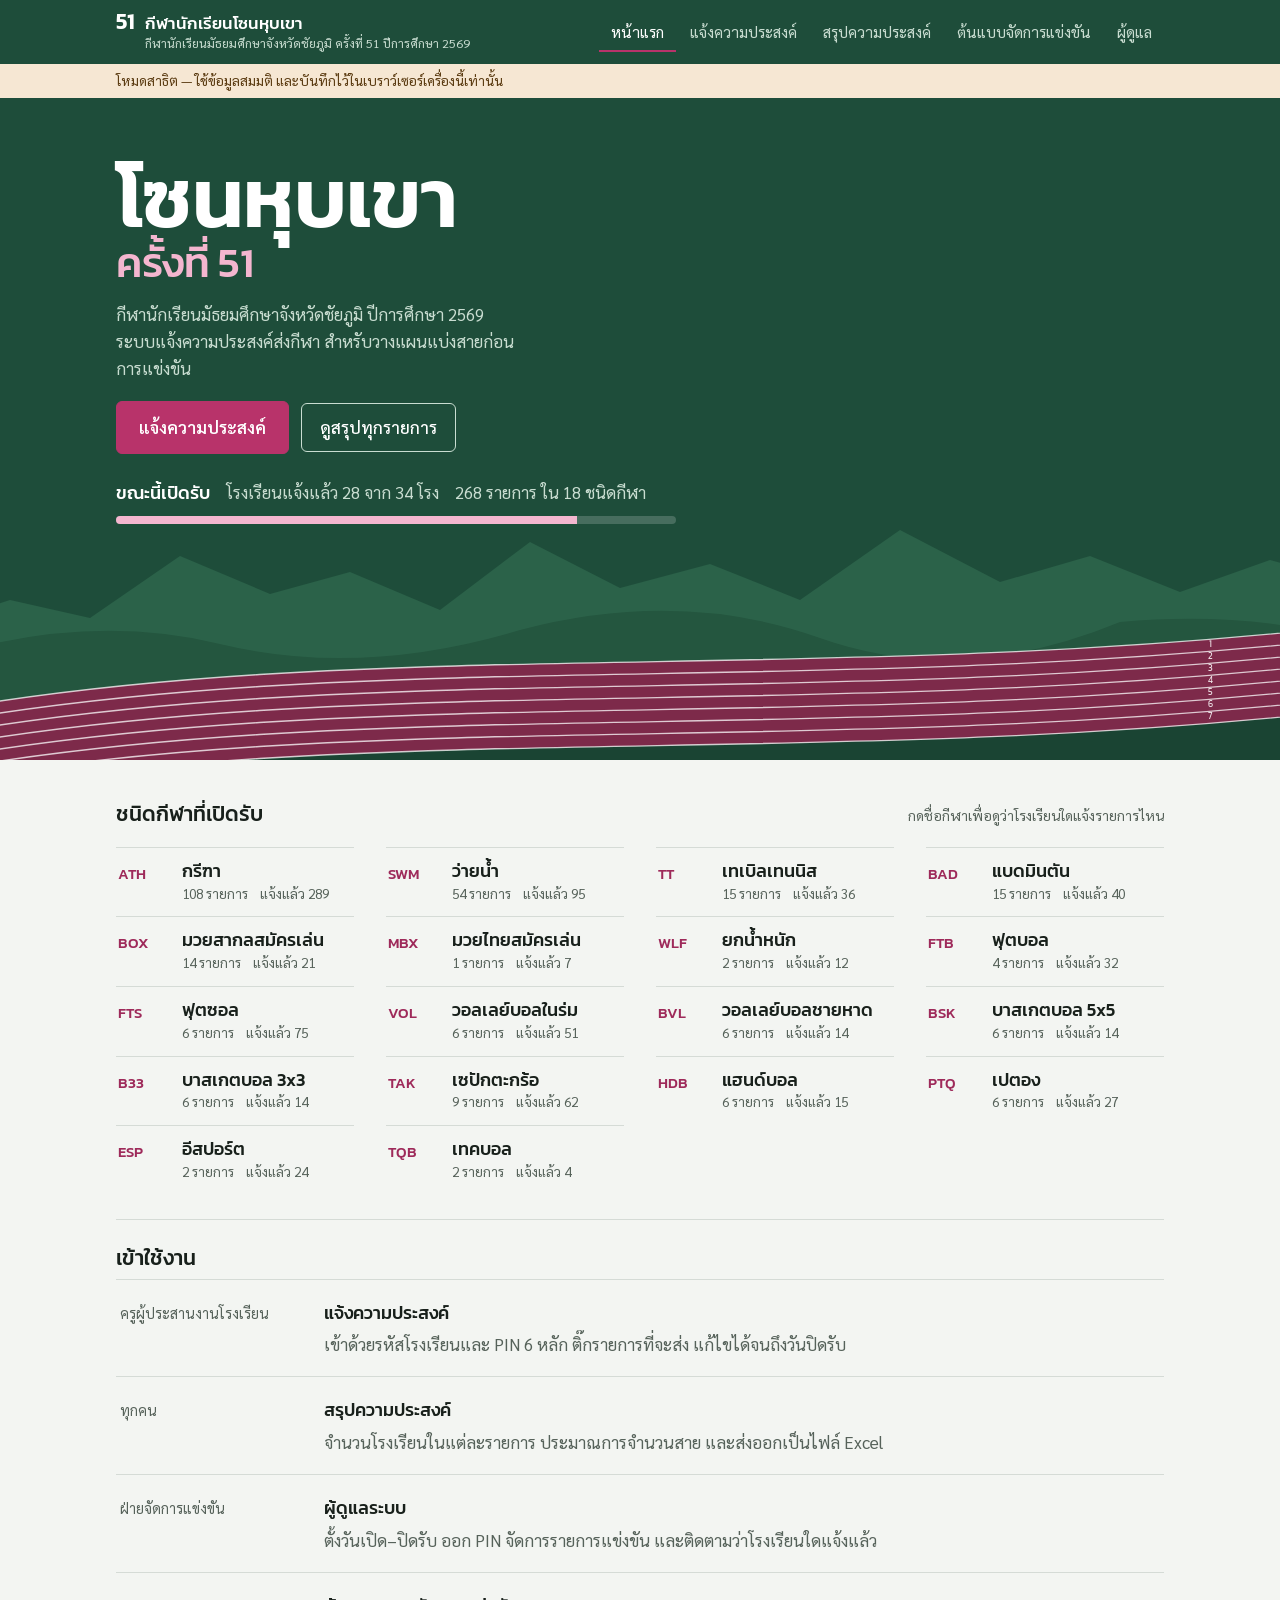
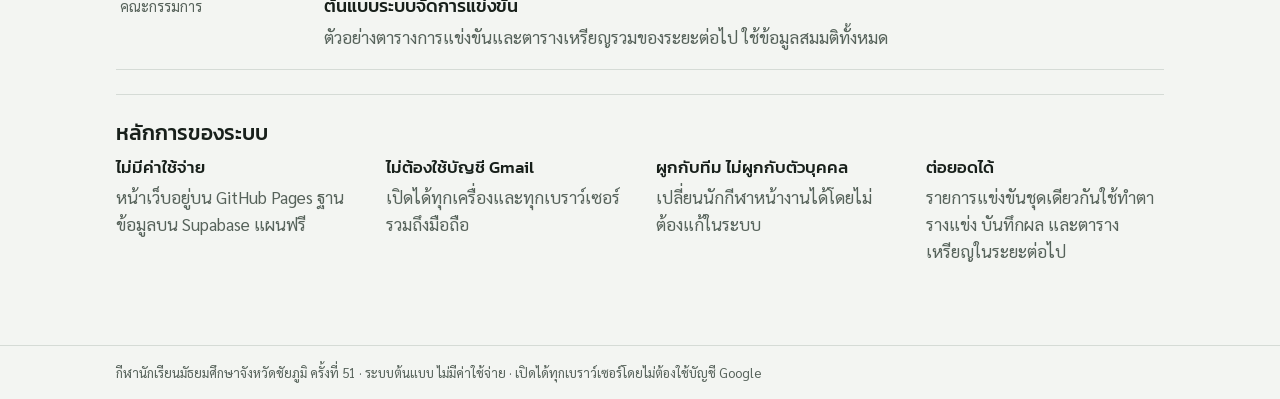
<file: index.html>
<!doctype html>
<html lang="th">
<head>
  <meta charset="utf-8">
  <meta name="viewport" content="width=device-width, initial-scale=1">
  <title>ระบบกีฬานักเรียนชัยภูมิ ครั้งที่ 51</title>
  <link rel="preconnect" href="https://fonts.googleapis.com">
  <link rel="preconnect" href="https://fonts.gstatic.com" crossorigin>
  <link href="https://fonts.googleapis.com/css2?family=Kanit:wght@500;600&family=Sarabun:wght@400;500;600&display=swap" rel="stylesheet">
  <link rel="stylesheet" href="assets/css/style.css">
</head>
<body>
  <main class="home">
    <section class="hero" aria-labelledby="title">
      <svg class="hero-art" viewBox="0 0 1440 300" preserveAspectRatio="xMidYMax slice" aria-hidden="true" focusable="false">
        <path class="ridge-far" d="M0 170 L90 140 L170 158 L260 96 L350 134 L430 112 L520 150 L610 82 L700 128 L790 104 L880 140 L980 70 L1080 122 L1170 96 L1260 132 L1350 100 L1440 124 V300 H0Z"/>
        <path class="ridge-mid" d="M0 204 Q160 150 300 184 T600 170 Q760 128 900 178 T1200 162 Q1330 150 1440 182 V300 H0Z"/>
        <path class="ridge-near" d="M0 248 Q360 212 720 238 T1440 228 V300 H0Z"/>
        <path class="track" d="M-40 262 C420 168 900 232 1480 160 L1480 244 C900 316 420 252 -40 346 Z"/>
        <g class="lanes" fill="none">
          <path d="M-40 262 C420 168 900 232 1480 160"/>
          <path d="M-40 274 C420 180 900 244 1480 172"/>
          <path d="M-40 286 C420 192 900 256 1480 184"/>
          <path d="M-40 298 C420 204 900 268 1480 196"/>
          <path d="M-40 310 C420 216 900 280 1480 208"/>
          <path d="M-40 322 C420 228 900 292 1480 220"/>
          <path d="M-40 334 C420 240 900 304 1480 232"/>
          <path d="M-40 346 C420 252 900 316 1480 244"/>
        </g>
        <g class="lane-no">
          <text x="1290" y="186.9">1</text><text x="1290" y="198.9">2</text><text x="1290" y="210.9">3</text><text x="1290" y="222.9">4</text><text x="1290" y="234.9">5</text><text x="1290" y="246.9">6</text><text x="1290" y="258.9">7</text>
        </g>
      </svg>
      <div class="wrap hero-inner">
        <h1 id="title"><span class="hero-name">โซนหุบเขา</span> <span class="hero-no">ครั้งที่ 51</span></h1>
        <p class="hero-sub">กีฬานักเรียนมัธยมศึกษาจังหวัดชัยภูมิ ปีการศึกษา 2569
          <br>ระบบแจ้งความประสงค์ส่งกีฬา สำหรับวางแผนแบ่งสายก่อนการแข่งขัน</p>
        <div class="row hero-actions">
          <a class="btn hero-primary" href="survey.html">แจ้งความประสงค์</a>
          <a class="btn hero-secondary" href="summary.html">ดูสรุปทุกรายการ</a>
        </div>
        <div class="hero-status">
          <div class="status-line" id="status"></div>
          <div class="progress" id="progress" role="img"><span style="width:0"></span></div>
        </div>
      </div>
    </section>

    <div class="wrap">
      <section class="section" aria-labelledby="sports-h">
        <div class="row between" style="align-items:baseline">
          <h2 id="sports-h">ชนิดกีฬาที่เปิดรับ</h2>
          <p class="small muted" style="margin:0">กดชื่อกีฬาเพื่อดูว่าโรงเรียนใดแจ้งรายการไหน</p>
        </div>
        <ol class="roster" id="roster"></ol>
      </section>

      <section class="section" aria-labelledby="menu-h">
        <h2 id="menu-h">เข้าใช้งาน</h2>
        <ul class="menu-list">
          <li><a href="survey.html">
            <span class="menu-who">ครูผู้ประสานงานโรงเรียน</span>
            <span class="menu-title">แจ้งความประสงค์</span>
            <span class="menu-desc">เข้าด้วยรหัสโรงเรียนและ PIN 6 หลัก ติ๊กรายการที่จะส่ง แก้ไขได้จนถึงวันปิดรับ</span>
          </a></li>
          <li><a href="summary.html">
            <span class="menu-who">ทุกคน</span>
            <span class="menu-title">สรุปความประสงค์</span>
            <span class="menu-desc">จำนวนโรงเรียนในแต่ละรายการ ประมาณการจำนวนสาย และส่งออกเป็นไฟล์ Excel</span>
          </a></li>
          <li><a href="admin.html">
            <span class="menu-who">ฝ่ายจัดการแข่งขัน</span>
            <span class="menu-title">ผู้ดูแลระบบ</span>
            <span class="menu-desc">ตั้งวันเปิด–ปิดรับ ออก PIN จัดการรายการแข่งขัน และติดตามว่าโรงเรียนใดแจ้งแล้ว</span>
          </a></li>
          <li><a href="competition.html">
            <span class="menu-who">คณะกรรมการ</span>
            <span class="menu-title">ต้นแบบระบบจัดการแข่งขัน</span>
            <span class="menu-desc">ตัวอย่างตารางการแข่งขันและตารางเหรียญรวมของระยะต่อไป ใช้ข้อมูลสมมติทั้งหมด</span>
          </a></li>
        </ul>
      </section>

      <section class="section" aria-labelledby="why-h">
        <h2 id="why-h">หลักการของระบบ</h2>
        <dl class="principles">
          <div><dt>ไม่มีค่าใช้จ่าย</dt><dd>หน้าเว็บอยู่บน GitHub Pages ฐานข้อมูลบน Supabase แผนฟรี</dd></div>
          <div><dt>ไม่ต้องใช้บัญชี Gmail</dt><dd>เปิดได้ทุกเครื่องและทุกเบราว์เซอร์ รวมถึงมือถือ</dd></div>
          <div><dt>ผูกกับทีม ไม่ผูกกับตัวบุคคล</dt><dd>เปลี่ยนนักกีฬาหน้างานได้โดยไม่ต้องแก้ในระบบ</dd></div>
          <div><dt>ต่อยอดได้</dt><dd>รายการแข่งขันชุดเดียวกันใช้ทำตารางแข่ง บันทึกผล และตารางเหรียญในระยะต่อไป</dd></div>
        </dl>
      </section>
    </div>
  </main>

  <script src="assets/js/config.js"></script>
  <script src="assets/js/catalog.js"></script>
  <script src="assets/js/mockdata.js"></script>
  <script src="assets/js/store.js"></script>
  <script src="assets/js/ui.js"></script>
  <script>
    (async function () {
      const { esc } = UI;
      try {
        const [cat, data, settings] = await Promise.all([Store.catalog(), Store.intents(), Store.settings()]);
        const submitted = data.submissions.length;
        const total = cat.schools.length;
        const open = Store.isOpen(settings);
        const events = cat.events.filter((e) => e.active !== false).length;
        const sports = cat.sports.filter((s) => s.active !== false).length;
        const closeText = settings.close_at ? `ปิดรับ ${UI.thaiDateTime(settings.close_at, false)}` : '';
        document.getElementById('status').innerHTML = `
          <strong>${open ? 'ขณะนี้เปิดรับ' : 'ขณะนี้ปิดรับ'}</strong>
          <span>โรงเรียนแจ้งแล้ว ${submitted} จาก ${total} โรง</span>
          <span class="muted">${events} รายการ ใน ${sports} ชนิดกีฬา</span>
          ${closeText ? `<span class="muted">${esc(closeText)}</span>` : ''}`;
        // สูจิบัตรชนิดกีฬา: รหัส ชื่อ จำนวนรายการ และจำนวนที่โรงเรียนแจ้ง
        const openEvents = cat.events.filter((e) => e.active !== false);
        const evSport = {};
        openEvents.forEach((e) => { evSport[e.id] = e.sport_id; });
        const perSport = {};
        data.intents.forEach((r) => { const sp = evSport[r.event_id]; if (sp) perSport[sp] = (perSport[sp] || 0) + 1; });
        document.getElementById('roster').innerHTML = cat.sports.filter((sp) => sp.active !== false).map((sp) => {
          const n = openEvents.filter((e) => e.sport_id === sp.id).length;
          return `<li><a href="summary.html?sport=${encodeURIComponent(sp.id)}">
            <span class="r-code">${esc(sp.id)}</span>
            <span class="r-name">${esc(sp.name)}</span>
            <span class="r-meta"><span>${n} รายการ</span><span>แจ้งแล้ว ${perSport[sp.id] || 0}</span></span>
          </a></li>`;
        }).join('');
        const bar = document.getElementById('progress');
        bar.firstElementChild.style.width = (total ? (submitted / total) * 100 : 0) + '%';
        bar.setAttribute('aria-label', `โรงเรียนแจ้งแล้ว ${submitted} จาก ${total} โรง`);
      } catch (e) {
        document.getElementById('status').innerHTML = `<div class="error">${esc(e.message)}</div>`;
      }
    })();
  </script>
</body>
</html>
</file>
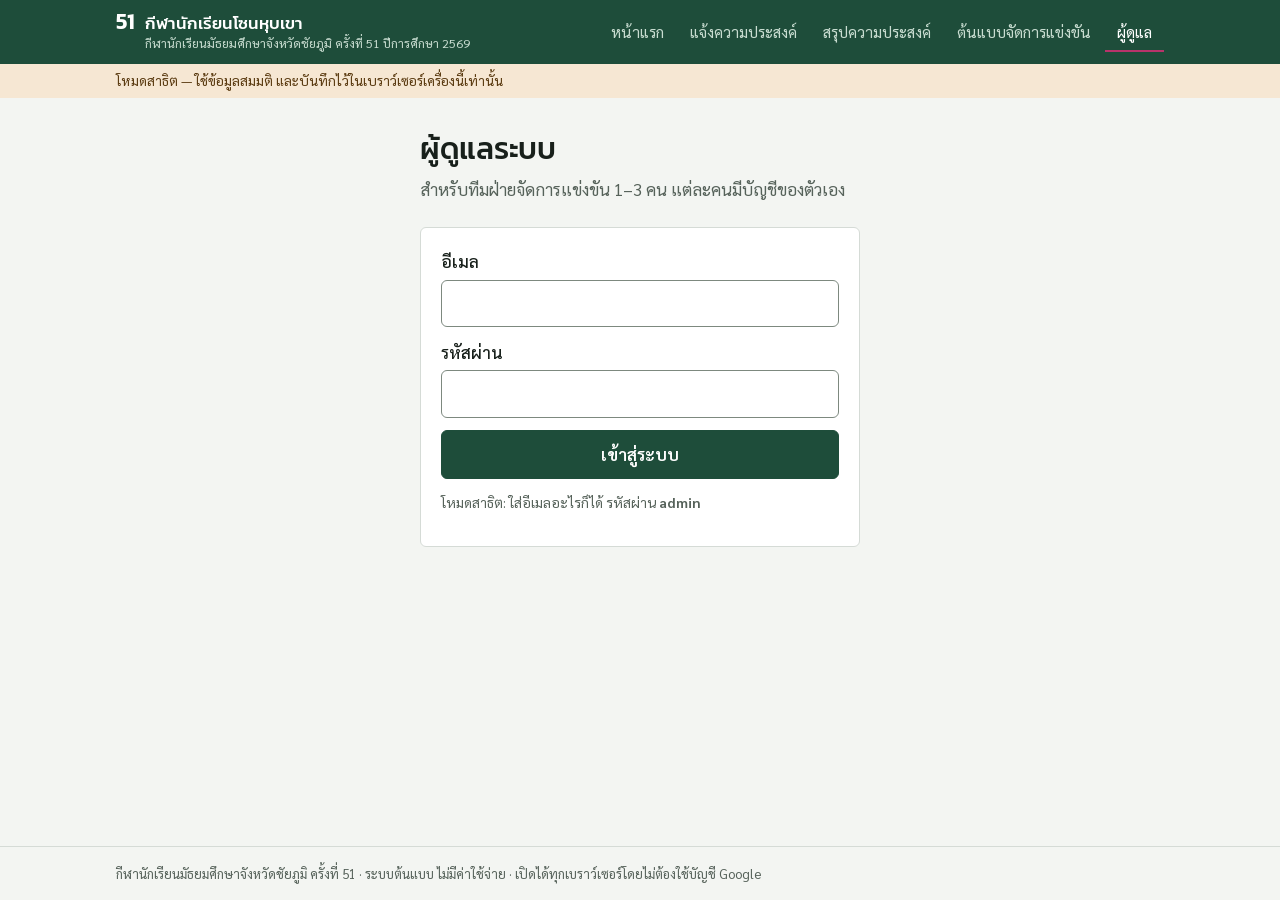
<file: admin.html>
<!doctype html>
<html lang="th">
<head>
  <meta charset="utf-8">
  <meta name="viewport" content="width=device-width, initial-scale=1">
  <title>ผู้ดูแลระบบ</title>
  <link rel="preconnect" href="https://fonts.googleapis.com">
  <link rel="preconnect" href="https://fonts.gstatic.com" crossorigin>
  <link href="https://fonts.googleapis.com/css2?family=Kanit:wght@500;600&family=Sarabun:wght@400;500;600&display=swap" rel="stylesheet">
  <link rel="stylesheet" href="assets/css/style.css">
</head>
<body>
  <main>
    <div class="wrap">
      <section id="login-view" style="max-width:440px;margin:0 auto">
        <div class="page-head">
          <h1>ผู้ดูแลระบบ</h1>
          <p>สำหรับทีมฝ่ายจัดการแข่งขัน 1–3 คน แต่ละคนมีบัญชีของตัวเอง</p>
        </div>
        <form class="card" id="login-form">
          <div class="field"><label for="email">อีเมล</label><input type="email" id="email" autocomplete="username"></div>
          <div class="field"><label for="password">รหัสผ่าน</label><input type="password" id="password" autocomplete="current-password" required></div>
          <div class="field"><button class="btn" type="submit" style="width:100%">เข้าสู่ระบบ</button></div>
          <div id="login-error" class="error hidden"></div>
          <p class="small muted" id="demo-hint" style="margin-top:12px"></p>
        </form>
      </section>

      <section id="admin-view" class="hidden stack">
        <div class="page-head row between" style="margin-bottom:0">
          <h1 style="margin:0">ผู้ดูแลระบบ</h1>
          <button class="btn ghost small" id="logout">ออกจากระบบ</button>
        </div>

        <form class="card" id="settings-form">
          <h2>ช่วงเวลาเปิดรับความประสงค์</h2>
          <p class="muted small">ตามมติที่ประชุม เว้นว่าง = ไม่จำกัด หลังวันปิดรับโรงเรียนแก้ไขเองไม่ได้ แต่ผู้ดูแลยังแก้แทนได้</p>
          <div class="grid grid-2">
            <div><label for="open_at">เปิดรับ</label><input type="datetime-local" id="open_at"></div>
            <div><label for="close_at">ปิดรับ</label><input type="datetime-local" id="close_at"></div>
          </div>
          <div class="field" style="margin-top:12px"><label for="note">ข้อความถึงโรงเรียน (แสดงในหน้าแจ้งความประสงค์)</label>
            <input type="text" id="note" placeholder="เช่น สอบถามโทร 08x-xxx-xxxx"></div>
          <div class="row" style="margin-top:12px">
            <button class="btn" type="submit">บันทึกการตั้งค่า</button>
            <span class="small muted" id="open-state"></span>
          </div>
        </form>

        <div class="card row between">
          <div>
            <h2 style="margin:0">รายการแข่งขัน</h2>
            <p class="muted small" style="margin:4px 0 0" id="catalog-summary">เพิ่ม แก้ไข หรือปิดรับชนิดกีฬาและรายการแข่งขัน</p>
          </div>
          <a class="btn secondary" href="catalog.html">จัดการรายการแข่งขัน</a>
        </div>

        <div class="card">
          <div class="row between">
            <h2 style="margin:0">โรงเรียนและ PIN</h2>
            <div class="row">
              <button class="btn secondary small" id="issue-pins">ออก PIN ให้โรงเรียนที่ยังไม่มี (ไฟล์ Excel)</button>
              <button class="btn ghost small hidden" id="reset-demo">ล้างข้อมูลสาธิต</button>
            </div>
          </div>
          <p class="muted small" style="margin-top:8px">PIN เก็บแบบเข้ารหัส ผู้ดูแลดูย้อนหลังไม่ได้ ถ้าโรงเรียนลืมให้กด “ออก PIN ใหม่” แล้วแจ้งโรงเรียน</p>
          <input type="text" id="f-school" placeholder="ค้นหาโรงเรียน" style="max-width:320px;margin-bottom:12px">
          <div class="table-wrap">
            <table>
              <thead><tr><th>รหัส</th><th>โรงเรียน</th><th class="num">รายการ</th><th>สถานะ</th><th></th></tr></thead>
              <tbody id="schools"></tbody>
            </table>
          </div>
        </div>

        <div class="card hidden" id="edit-card">
          <div class="row between">
            <h2 style="margin:0" id="edit-title"></h2>
            <button class="btn ghost small" id="edit-close">ปิด</button>
          </div>
          <p class="muted small">แก้ความประสงค์แทนโรงเรียน (ใช้ได้แม้ปิดรับแล้ว)</p>
          <div id="edit-sports"></div>
          <div class="row" style="margin-top:12px"><button class="btn" id="edit-save">บันทึกแทนโรงเรียน</button></div>
        </div>
      </section>
    </div>
  </main>

  <script src="assets/js/config.js"></script>
  <script src="assets/js/catalog.js"></script>
  <script src="assets/js/mockdata.js"></script>
  <script src="assets/js/store.js"></script>
  <script src="assets/js/ui.js"></script>
  <script>
    (async function () {
      const { esc, toast, thaiDateTime, downloadCSV } = UI;
      const $ = (id) => document.getElementById(id);
      let cat, data, editing = null;

      if (Store.mode === 'demo') {
        $('demo-hint').innerHTML = 'โหมดสาธิต: ใส่อีเมลอะไรก็ได้ รหัสผ่าน <b>admin</b>';
        $('email').required = false;
        $('reset-demo').classList.remove('hidden');
      } else {
        $('email').required = true;
      }

      $('login-form').addEventListener('submit', async (e) => {
        e.preventDefault();
        $('login-error').classList.add('hidden');
        try {
          await Store.admin.signIn($('email').value.trim(), $('password').value);
          await showAdmin();
        } catch (ex) {
          $('login-error').textContent = ex.message;
          $('login-error').classList.remove('hidden');
        }
      });
      $('logout').addEventListener('click', () => { Store.admin.signOut(); location.reload(); });

      if (Store.admin.isSignedIn()) showAdmin();

      // datetime-local <-> ISO
      const toLocal = (iso) => {
        if (!iso) return '';
        const d = new Date(iso);
        const p = (n) => String(n).padStart(2, '0');
        return `${d.getFullYear()}-${p(d.getMonth() + 1)}-${p(d.getDate())}T${p(d.getHours())}:${p(d.getMinutes())}`;
      };
      const fromLocal = (v) => (v ? new Date(v).toISOString() : null);

      async function showAdmin() {
        $('login-view').classList.add('hidden');
        $('admin-view').classList.remove('hidden');
        [cat, data] = await Promise.all([Store.catalog(), Store.intents()]);
        const s = await Store.settings();
        $('open_at').value = toLocal(s.open_at);
        $('close_at').value = toLocal(s.close_at);
        $('note').value = s.note || '';
        showOpenState(s);
        renderSchools();
        const openEv = cat.events.filter((ev) => ev.active !== false).length;
        $('catalog-summary').textContent = `${cat.sports.length} ชนิดกีฬา · เปิดรับ ${openEv} จาก ${cat.events.length} รายการ`;
      }

      function showOpenState(s) {
        $('open-state').innerHTML = Store.isOpen(s) ? '<span class="pill ok">ขณะนี้เปิดรับ</span>' : '<span class="pill warn">ขณะนี้ปิดรับ</span>';
      }

      $('settings-form').addEventListener('submit', async (e) => {
        e.preventDefault();
        try {
          const s = { open_at: fromLocal($('open_at').value), close_at: fromLocal($('close_at').value), note: $('note').value };
          if (s.open_at && s.close_at && s.open_at > s.close_at) throw new Error('วันปิดรับต้องอยู่หลังวันเปิดรับ');
          await Store.admin.saveSettings(s.open_at, s.close_at, s.note);
          showOpenState(s);
          toast('บันทึกการตั้งค่าแล้ว');
        } catch (ex) { toast(ex.message, 'error'); }
      });

      function renderSchools() {
        const q = $('f-school').value.trim();
        const subs = {}, counts = {};
        data.submissions.forEach((x) => { subs[x.school_code] = x.updated_at; });
        data.intents.forEach((x) => { counts[x.school_code] = (counts[x.school_code] || 0) + 1; });
        $('schools').innerHTML = cat.schools.filter((s) => !q || s.name.includes(q) || s.code.includes(q.toUpperCase()))
          .map((s) => `<tr>
            <td>${esc(s.code)}</td><td>${esc(s.name)}</td><td class="num">${counts[s.code] || 0}</td>
            <td>${subs[s.code] ? `<span class="pill ok">แจ้งแล้ว</span> <span class="small muted">${esc(thaiDateTime(subs[s.code]))}</span>` : '<span class="pill warn">ยังไม่แจ้ง</span>'}</td>
            <td style="white-space:nowrap">
              <button class="btn ghost small" data-pin="${esc(s.code)}">ออก PIN ใหม่</button>
              <button class="btn ghost small" data-edit="${esc(s.code)}">แก้แทน</button>
            </td></tr>`).join('');
      }
      $('f-school').addEventListener('input', renderSchools);

      $('schools').addEventListener('click', async (e) => {
        const pinBtn = e.target.closest('[data-pin]');
        const editBtn = e.target.closest('[data-edit]');
        if (pinBtn) {
          const code = pinBtn.dataset.pin;
          if (!confirm(`ออก PIN ใหม่ให้ ${code}? PIN เดิมจะใช้ไม่ได้ทันที`)) return;
          try {
            const pin = await Store.admin.resetPin(code);
            alert(`PIN ใหม่ของ ${code} คือ ${pin}\nกรุณาจดไว้และแจ้งโรงเรียน (ระบบจะไม่แสดงซ้ำ)`);
          } catch (ex) { toast(ex.message, 'error'); }
        }
        if (editBtn) openEditor(editBtn.dataset.edit);
      });

      function openEditor(code) {
        editing = code;
        const school = cat.schools.find((s) => s.code === code);
        const chosen = new Set(data.intents.filter((r) => r.school_code === code).map((r) => r.event_id));
        $('edit-title').textContent = school.name;
        $('edit-sports').innerHTML = cat.sports.map((sp) => `
          <details class="sport" open><summary>${esc(sp.name)}</summary><div class="sport-body"><div class="chips">
            ${cat.events.filter((ev) => ev.sport_id === sp.id && ev.active !== false).map((ev) => `
              <label class="chip"><input type="checkbox" value="${esc(ev.id)}" ${chosen.has(ev.id) ? 'checked' : ''}>
              <span>${esc(ev.category)} ${esc(ev.gender)} ${esc(ev.division)}</span></label>`).join('')}
          </div></div></details>`).join('');
        $('edit-card').classList.remove('hidden');
        $('edit-card').scrollIntoView({ behavior: 'smooth' });
      }
      $('edit-close').addEventListener('click', () => $('edit-card').classList.add('hidden'));
      $('edit-save').addEventListener('click', async () => {
        const ids = [...document.querySelectorAll('#edit-sports input:checked')].map((i) => i.value);
        try {
          await Store.admin.saveIntentsFor(editing, ids);
          data = await Store.intents();
          renderSchools();
          $('edit-card').classList.add('hidden');
          toast(`บันทึกแทน ${editing} แล้ว (${ids.length} รายการ)`);
        } catch (ex) { toast(ex.message, 'error'); }
      });

      $('issue-pins').addEventListener('click', async () => {
        try {
          const list = await Store.admin.issueMissingPins();
          if (!list.length) { toast('ทุกโรงเรียนมี PIN แล้ว'); return; }
          downloadCSV('keerazone-school-pins.csv', [['รหัสโรงเรียน', 'โรงเรียน', 'PIN']].concat(list.map((r) => [r.code, r.name, r.pin])));
          toast(`ออก PIN ${list.length} โรงเรียน — เก็บไฟล์ไว้เป็นความลับ`);
        } catch (ex) { toast(ex.message, 'error'); }
      });

      $('reset-demo').addEventListener('click', () => {
        if (!confirm('ล้างข้อมูลที่ทดลองบันทึกในเครื่องนี้ กลับเป็นข้อมูลสมมติเริ่มต้น?')) return;
        Store.admin.resetDemo();
        location.reload();
      });
    })();
  </script>
</body>
</html>
</file>
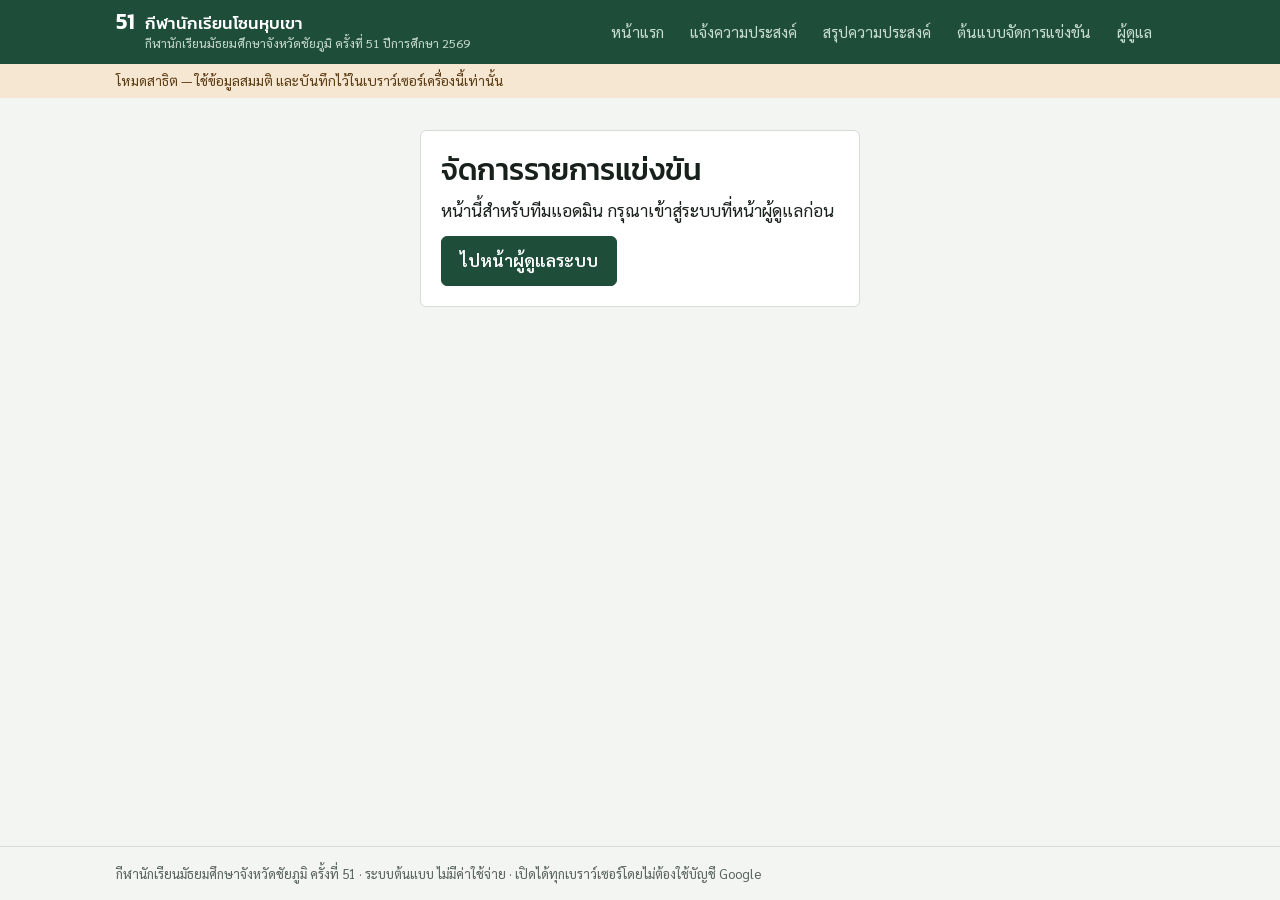
<file: catalog.html>
<!doctype html>
<html lang="th">
<head>
  <meta charset="utf-8">
  <meta name="viewport" content="width=device-width, initial-scale=1">
  <title>จัดการรายการแข่งขัน</title>
  <link rel="preconnect" href="https://fonts.googleapis.com">
  <link rel="preconnect" href="https://fonts.gstatic.com" crossorigin>
  <link href="https://fonts.googleapis.com/css2?family=Kanit:wght@500;600&family=Sarabun:wght@400;500;600&display=swap" rel="stylesheet">
  <link rel="stylesheet" href="assets/css/style.css">
</head>
<body>
  <main>
    <div class="wrap">
      <section id="need-login" class="hidden" style="max-width:440px;margin:0 auto">
        <div class="card">
          <h1>จัดการรายการแข่งขัน</h1>
          <p>หน้านี้สำหรับทีมแอดมิน กรุณาเข้าสู่ระบบที่หน้าผู้ดูแลก่อน</p>
          <a class="btn" href="admin.html">ไปหน้าผู้ดูแลระบบ</a>
        </div>
      </section>

      <section id="manage" class="hidden stack">
        <div class="page-head row between" style="margin-bottom:0">
          <div>
            <h1 style="margin:0">จัดการรายการแข่งขัน</h1>
            <p class="muted" style="margin:4px 0 0">เพิ่ม แก้ไข หรือปิดรับรายการ โรงเรียนจะเห็นเฉพาะรายการที่เปิดรับ</p>
          </div>
          <a class="btn ghost small" href="admin.html">กลับหน้าผู้ดูแล</a>
        </div>

        <div class="notice small">
          ไม่มีปุ่มลบ เพื่อไม่ให้ความประสงค์ที่โรงเรียนแจ้งไว้หายไป ถ้าจะยกเลิกรายการให้กด “ปิดรับ” แทน
          ข้อมูลเดิมยังอยู่ และเปิดรับกลับได้ทุกเมื่อ
        </div>

        <div class="card">
          <div class="row between">
            <div class="row">
              <label for="sport" class="sr-only">ชนิดกีฬา</label>
              <select id="sport" style="width:auto;min-width:220px"></select>
              <span class="small muted" id="sport-state"></span>
            </div>
            <div class="row">
              <button class="btn ghost small" id="edit-sport" type="button">แก้ไขข้อมูลกีฬานี้</button>
              <button class="btn secondary small" id="new-sport" type="button">เพิ่มชนิดกีฬา</button>
            </div>
          </div>

          <form id="sport-form" class="hidden" style="margin-top:16px;border-top:1px solid var(--border);padding-top:16px">
            <h2 id="sport-form-title" style="font-size:1.05rem"></h2>
            <div class="grid grid-2">
              <div><label for="sp-id">รหัสกีฬา (อักษรอังกฤษ 2–6 ตัว)</label><input type="text" id="sp-id" maxlength="6" autocapitalize="characters" placeholder="เช่น ATH"></div>
              <div><label for="sp-name">ชื่อชนิดกีฬา</label><input type="text" id="sp-name" required></div>
              <div><label for="sp-kind">ลักษณะ</label>
                <select id="sp-kind"><option>ทีม</option><option>บุคคล</option><option>บุคคล/ทีม</option><option>ทีม/บุคคล</option></select></div>
              <div><label for="sp-venue">สถานที่แข่งขัน</label><input type="text" id="sp-venue"></div>
            </div>
            <div class="field" style="margin-top:12px"><label for="sp-note">หมายเหตุ / เงื่อนไข (โรงเรียนเห็นในหน้าแจ้งความประสงค์)</label><input type="text" id="sp-note"></div>
            <label class="row small" style="font-weight:400;margin-top:12px"><input type="checkbox" id="sp-active" checked> เปิดรับชนิดกีฬานี้</label>
            <div class="row" style="margin-top:12px">
              <button class="btn" type="submit">บันทึกชนิดกีฬา</button>
              <button class="btn ghost" type="button" id="sport-cancel">ยกเลิก</button>
            </div>
          </form>
        </div>

        <div class="card">
          <div class="row between">
            <h2 style="margin:0" id="events-title">รายการแข่งขัน</h2>
            <button class="btn small" id="new-event" type="button">เพิ่มรายการ</button>
          </div>

          <form id="event-form" class="hidden" style="margin:16px 0;padding:16px;border:1px solid var(--border);border-radius:var(--radius)">
            <h3 id="event-form-title" style="margin-bottom:12px"></h3>
            <div class="grid grid-2">
              <div><label for="ev-category">ประเภท</label><input type="text" id="ev-category" list="dl-category" placeholder="เช่น ทีม, เดี่ยว, คู่ผสม" required></div>
              <div><label for="ev-gender">เพศ</label>
                <select id="ev-gender"><option>ชาย</option><option>หญิง</option><option>ผสม</option><option>ไม่จำกัดเพศ</option></select></div>
              <div><label for="ev-division">รุ่น</label><input type="text" id="ev-division" list="dl-division" placeholder="เช่น ไม่เกิน 16 ปี" required></div>
              <div><label for="ev-note">หมายเหตุ / จำกัดจำนวน</label><input type="text" id="ev-note"></div>
            </div>
            <label class="row small" style="font-weight:400;margin-top:12px"><input type="checkbox" id="ev-active" checked> เปิดรับรายการนี้</label>
            <p class="small muted" id="ev-warning" style="margin:8px 0 0"></p>
            <div class="row" style="margin-top:12px">
              <button class="btn" type="submit">บันทึกรายการ</button>
              <button class="btn ghost" type="button" id="event-cancel">ยกเลิก</button>
            </div>
            <datalist id="dl-category"></datalist>
            <datalist id="dl-division"></datalist>
          </form>

          <div class="table-wrap" style="margin-top:12px;margin-bottom:0;border-bottom:1px solid var(--border)">
            <table>
              <thead><tr><th>ประเภท</th><th>เพศ</th><th>รุ่น</th><th>หมายเหตุ</th><th class="num">แจ้งแล้ว</th><th>สถานะ</th><th></th></tr></thead>
              <tbody id="events"></tbody>
            </table>
          </div>
          <p class="small muted" style="margin:12px 0 0" id="events-foot"></p>
        </div>
      </section>
    </div>
  </main>

  <script src="assets/js/config.js"></script>
  <script src="assets/js/catalog.js"></script>
  <script src="assets/js/mockdata.js"></script>
  <script src="assets/js/store.js"></script>
  <script src="assets/js/ui.js"></script>
  <script>
    (async function () {
      const { esc, toast } = UI;
      const $ = (id) => document.getElementById(id);
      if (!Store.admin.isSignedIn()) { $('need-login').classList.remove('hidden'); return; }
      $('manage').classList.remove('hidden');

      let cat, counts = {}, editingEvent = null, sportMode = null;

      async function load(keepSport) {
        const [c, d] = await Promise.all([Store.catalog(), Store.intents()]);
        cat = c;
        counts = {};
        d.intents.forEach((r) => { counts[r.event_id] = (counts[r.event_id] || 0) + 1; });
        const current = keepSport || $('sport').value || (cat.sports[0] && cat.sports[0].id);
        $('sport').innerHTML = cat.sports.map((s) =>
          `<option value="${esc(s.id)}">${esc(s.name)} (${esc(s.id)})${s.active === false ? ' — ปิดรับ' : ''}</option>`).join('');
        if (current) $('sport').value = current;
        render();
      }

      const sport = () => cat.sports.find((s) => s.id === $('sport').value);
      const sportEvents = () => cat.events.filter((e) => e.sport_id === $('sport').value);

      function render() {
        const sp = sport();
        if (!sp) return;
        const evs = sportEvents();
        $('sport-state').innerHTML = sp.active === false ? '<span class="pill warn">ปิดรับทั้งกีฬา</span>' : '<span class="pill ok">เปิดรับ</span>';
        $('events-title').textContent = `รายการแข่งขัน: ${sp.name}`;
        $('events').innerHTML = evs.map((e) => `<tr>
            <td>${esc(e.category)}</td><td class="nowrap">${esc(e.gender)}</td><td class="nowrap">${esc(e.division)}</td>
            <td class="small" style="min-width:160px">${esc(e.note || '')}</td>
            <td class="num">${counts[e.id] || 0}</td>
            <td class="nowrap">${e.active === false ? '<span class="pill warn">ปิดรับ</span>' : '<span class="pill ok">เปิดรับ</span>'}</td>
            <td style="white-space:nowrap">
              <button class="btn ghost small" data-edit="${esc(e.id)}">แก้ไข</button>
              <button class="btn ghost small" data-toggle="${esc(e.id)}">${e.active === false ? 'เปิดรับ' : 'ปิดรับ'}</button>
            </td></tr>`).join('') || '<tr><td colspan="7" class="muted">ยังไม่มีรายการ กด “เพิ่มรายการ”</td></tr>';
        const open = evs.filter((e) => e.active !== false).length;
        $('events-foot').textContent = `ทั้งหมด ${evs.length} รายการ · เปิดรับ ${open} · ปิดรับ ${evs.length - open} · รหัสรายการ (เช่น ${evs[0] ? evs[0].id : sp.id + '-01'}) ระบบตั้งให้อัตโนมัติ`;
        // ตัวช่วยกรอก: ประเภทและรุ่นที่มีอยู่แล้วในกีฬานี้
        const uniq = (k) => [...new Set(evs.map((e) => e[k]))];
        $('dl-category').innerHTML = uniq('category').map((v) => `<option value="${esc(v)}">`).join('');
        $('dl-division').innerHTML = [...new Set(uniq('division').concat(['ไม่เกิน 14 ปี', 'ไม่เกิน 16 ปี', 'ไม่เกิน 18 ปี']))]
          .map((v) => `<option value="${esc(v)}">`).join('');
      }

      $('sport').addEventListener('change', () => { closeForms(); render(); });

      function closeForms() {
        $('sport-form').classList.add('hidden');
        $('event-form').classList.add('hidden');
        editingEvent = null;
      }

      // ---------------- ชนิดกีฬา
      function openSportForm(mode) {
        sportMode = mode;
        const sp = mode === 'edit' ? sport() : { id: '', name: '', kind: 'ทีม', venue: '', note: '', active: true };
        $('sport-form-title').textContent = mode === 'edit' ? `แก้ไขชนิดกีฬา: ${sp.name}` : 'เพิ่มชนิดกีฬาใหม่';
        $('sp-id').value = sp.id; $('sp-id').readOnly = mode === 'edit';
        $('sp-name').value = sp.name; $('sp-kind').value = sp.kind || 'ทีม';
        $('sp-venue').value = sp.venue || ''; $('sp-note').value = sp.note || '';
        $('sp-active').checked = sp.active !== false;
        $('sport-form').classList.remove('hidden');
        (mode === 'edit' ? $('sp-name') : $('sp-id')).focus();
      }
      $('edit-sport').addEventListener('click', () => openSportForm('edit'));
      $('new-sport').addEventListener('click', () => openSportForm('new'));
      $('sport-cancel').addEventListener('click', () => $('sport-form').classList.add('hidden'));
      $('sport-form').addEventListener('submit', async (e) => {
        e.preventDefault();
        const data = {
          id: $('sp-id').value.trim().toUpperCase(), name: $('sp-name').value.trim(), kind: $('sp-kind').value,
          venue: $('sp-venue').value.trim(), note: $('sp-note').value.trim(), active: $('sp-active').checked,
        };
        if (sportMode === 'new') data.isNew = true;
        const before = sportMode === 'edit' ? sport() : null;
        if (before && before.active !== false && !data.active) {
          const n = sportEvents().reduce((a, ev) => a + (counts[ev.id] || 0), 0);
          if (!confirm(`ปิดรับ ${before.name} ทั้งกีฬา? โรงเรียนจะไม่เห็นกีฬานี้` + (n ? `\nมีการแจ้งไว้แล้ว ${n} รายการ (ข้อมูลยังอยู่ เปิดกลับได้)` : ''))) return;
        }
        try {
          await Store.admin.saveSport(data);
          $('sport-form').classList.add('hidden');
          await load(data.id);
          toast(sportMode === 'new' ? `เพิ่ม ${data.name} แล้ว` : `บันทึก ${data.name} แล้ว`);
          if (sportMode === 'new') openEventForm(null);
        } catch (ex) { toast(ex.message, 'error'); }
      });

      // ---------------- รายการแข่งขัน
      function openEventForm(id) {
        editingEvent = id ? cat.events.find((e) => e.id === id) : null;
        const ev = editingEvent || { category: '', gender: 'ชาย', division: '', note: '', active: true };
        $('event-form-title').textContent = editingEvent ? `แก้ไขรายการ ${editingEvent.id}` : `เพิ่มรายการใน ${sport().name}`;
        $('ev-category').value = ev.category; $('ev-gender').value = ev.gender;
        $('ev-division').value = ev.division; $('ev-note').value = ev.note || '';
        $('ev-active').checked = ev.active !== false;
        const n = editingEvent ? counts[editingEvent.id] || 0 : 0;
        $('ev-warning').textContent = n
          ? `มี ${n} โรงเรียนแจ้งรายการนี้แล้ว ถ้าเปลี่ยนประเภท เพศ หรือรุ่น ความประสงค์เดิมจะย้ายไปเป็นรายการใหม่ตามที่แก้`
          : '';
        $('event-form').classList.remove('hidden');
        $('ev-category').focus();
      }
      $('new-event').addEventListener('click', () => openEventForm(null));
      $('event-cancel').addEventListener('click', () => { $('event-form').classList.add('hidden'); editingEvent = null; });
      $('event-form').addEventListener('submit', async (e) => {
        e.preventDefault();
        const data = {
          id: editingEvent ? editingEvent.id : undefined, sport_id: $('sport').value,
          category: $('ev-category').value, gender: $('ev-gender').value, division: $('ev-division').value,
          note: $('ev-note').value.trim(), active: $('ev-active').checked,
        };
        try {
          const saved = await Store.admin.saveEvent(data);
          $('event-form').classList.add('hidden');
          const wasNew = !editingEvent;
          editingEvent = null;
          await load();
          toast(wasNew ? `เพิ่มรายการ ${saved.id} แล้ว` : `บันทึกรายการ ${saved.id} แล้ว`);
        } catch (ex) { toast(ex.message, 'error'); }
      });

      $('events').addEventListener('click', async (e) => {
        const ed = e.target.closest('[data-edit]');
        const tg = e.target.closest('[data-toggle]');
        if (ed) openEventForm(ed.dataset.edit);
        if (tg) {
          const ev = cat.events.find((x) => x.id === tg.dataset.toggle);
          const closing = ev.active !== false;
          const n = counts[ev.id] || 0;
          if (closing && n && !confirm(`ปิดรับ ${ev.category} ${ev.gender} ${ev.division}?\nมี ${n} โรงเรียนแจ้งไว้แล้ว โรงเรียนจะไม่เห็นรายการนี้ แต่ข้อมูลยังอยู่ และเปิดกลับได้`)) return;
          try {
            await Store.admin.saveEvent(Object.assign({}, ev, { active: !closing }));
            await load();
            toast(closing ? `ปิดรับ ${ev.id} แล้ว` : `เปิดรับ ${ev.id} แล้ว`);
          } catch (ex) { toast(ex.message, 'error'); }
        }
      });

      try { await load(); } catch (ex) { toast(ex.message, 'error'); }
    })();
  </script>
</body>
</html>
</file>
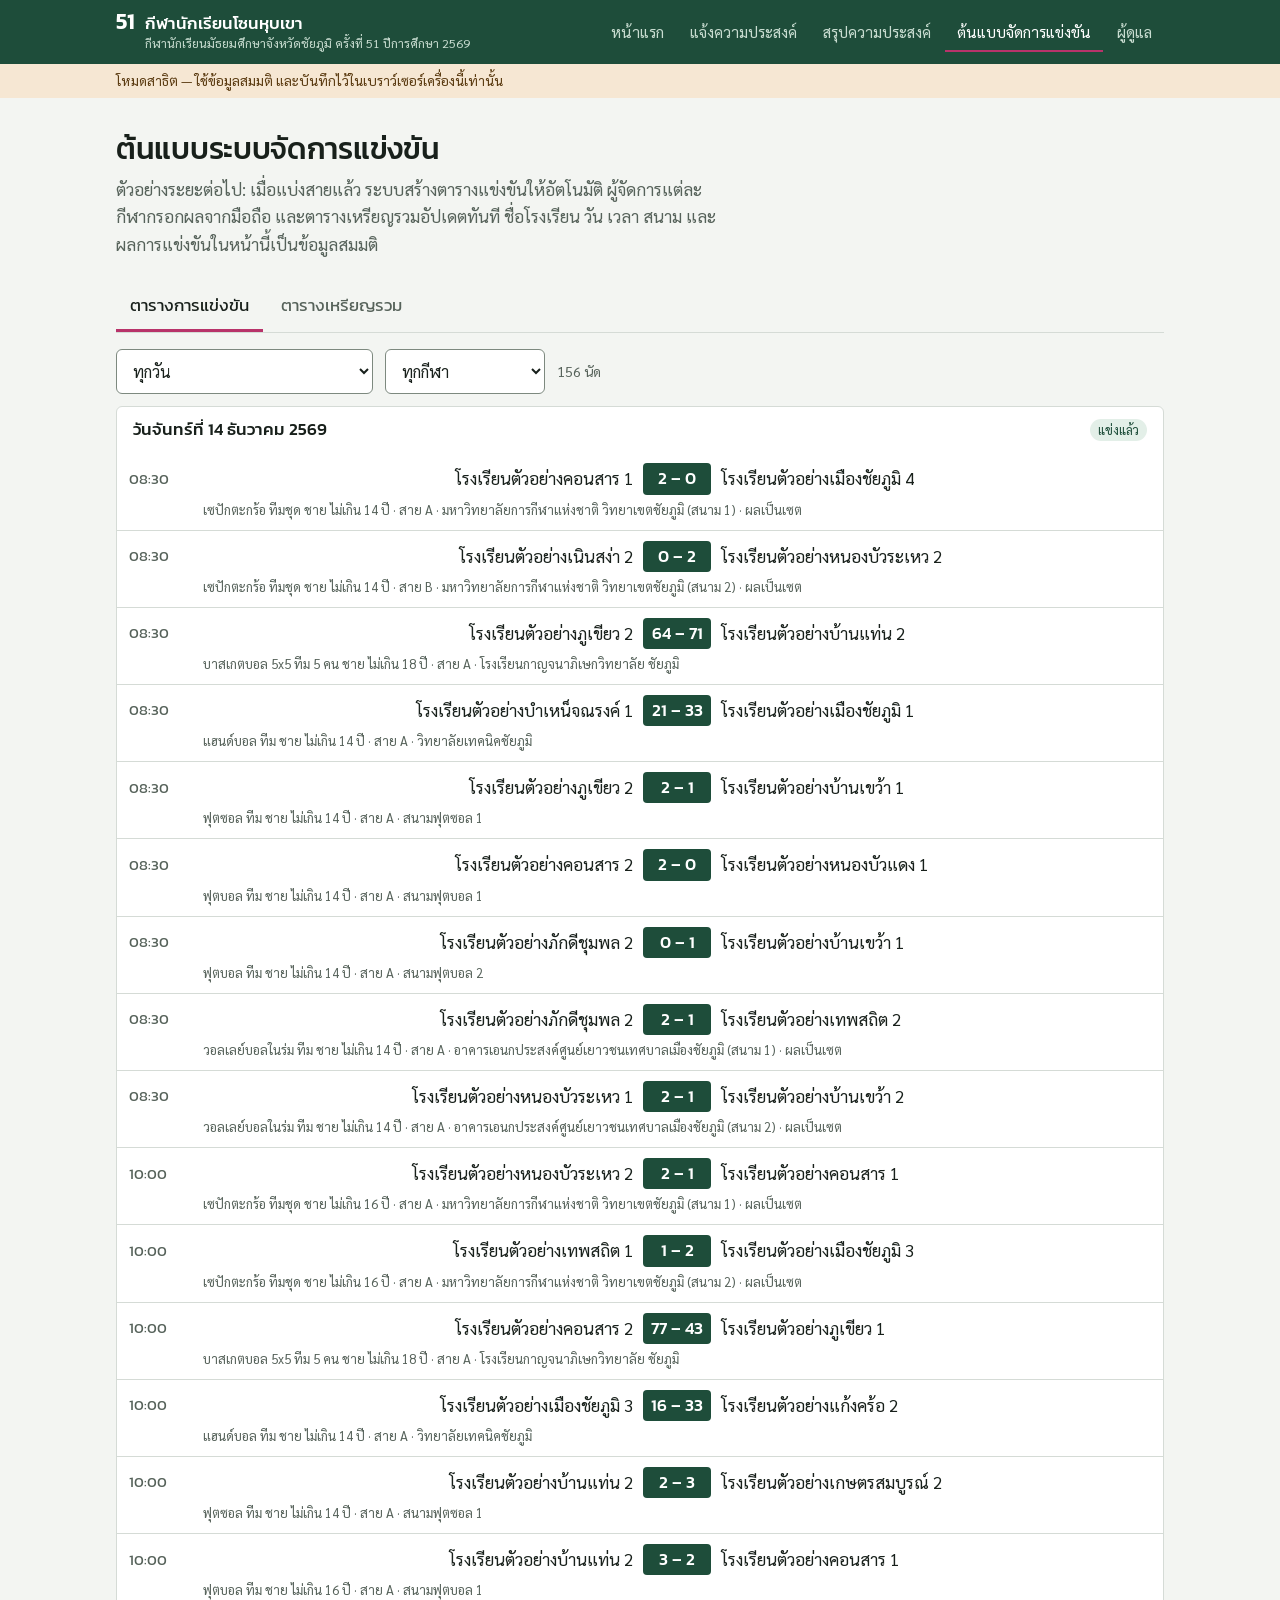
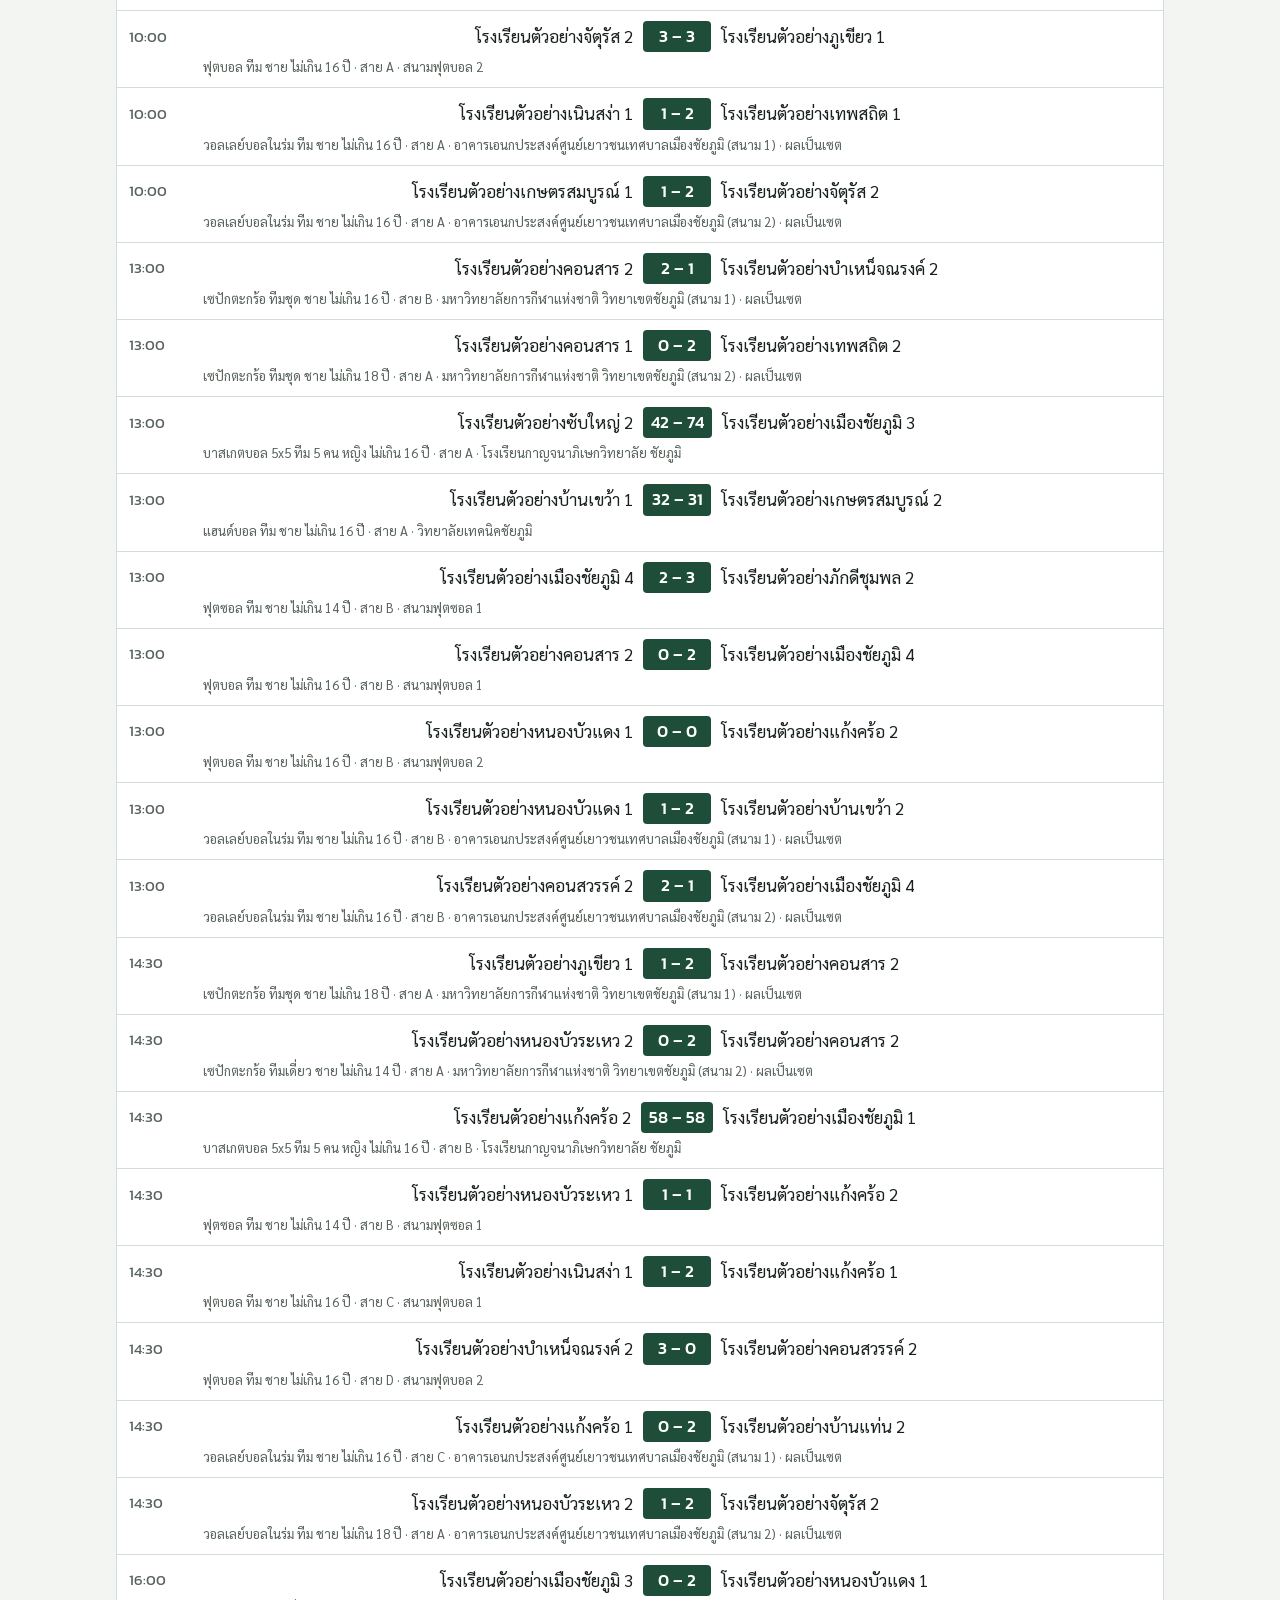
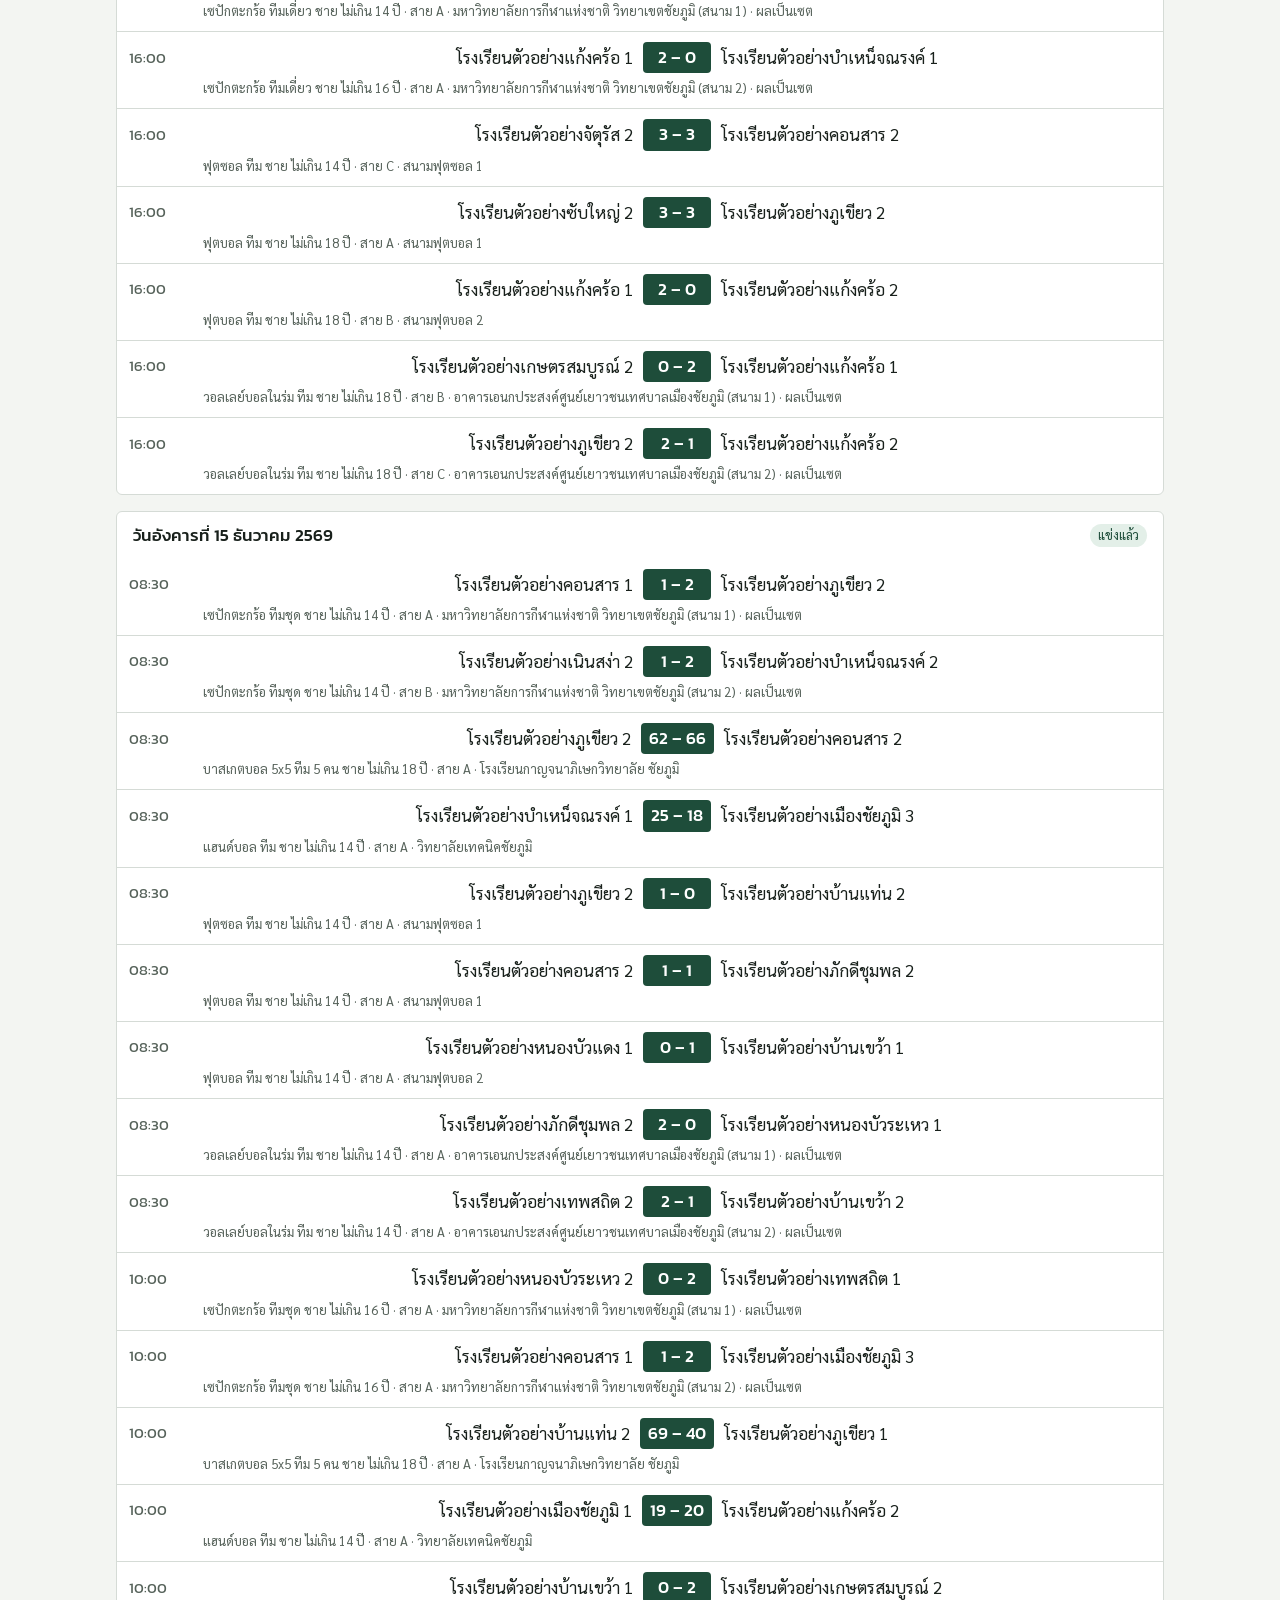
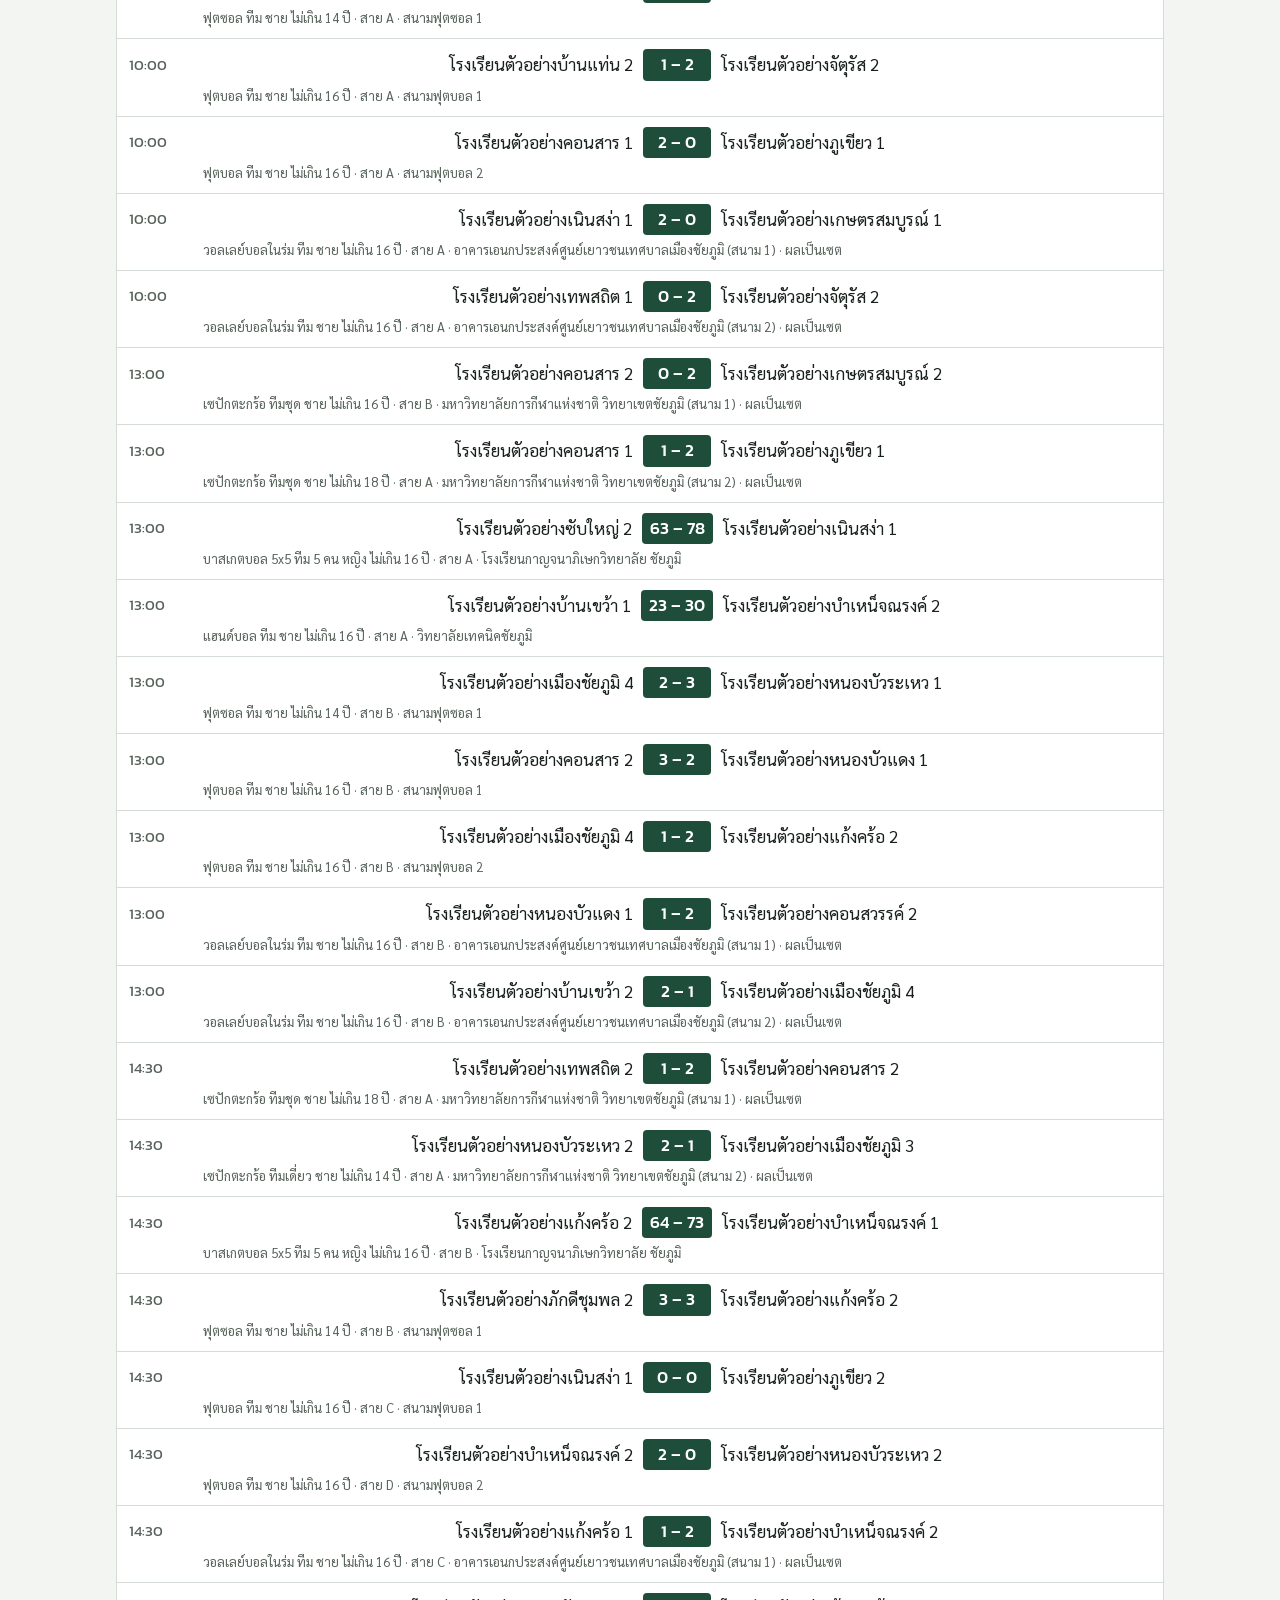
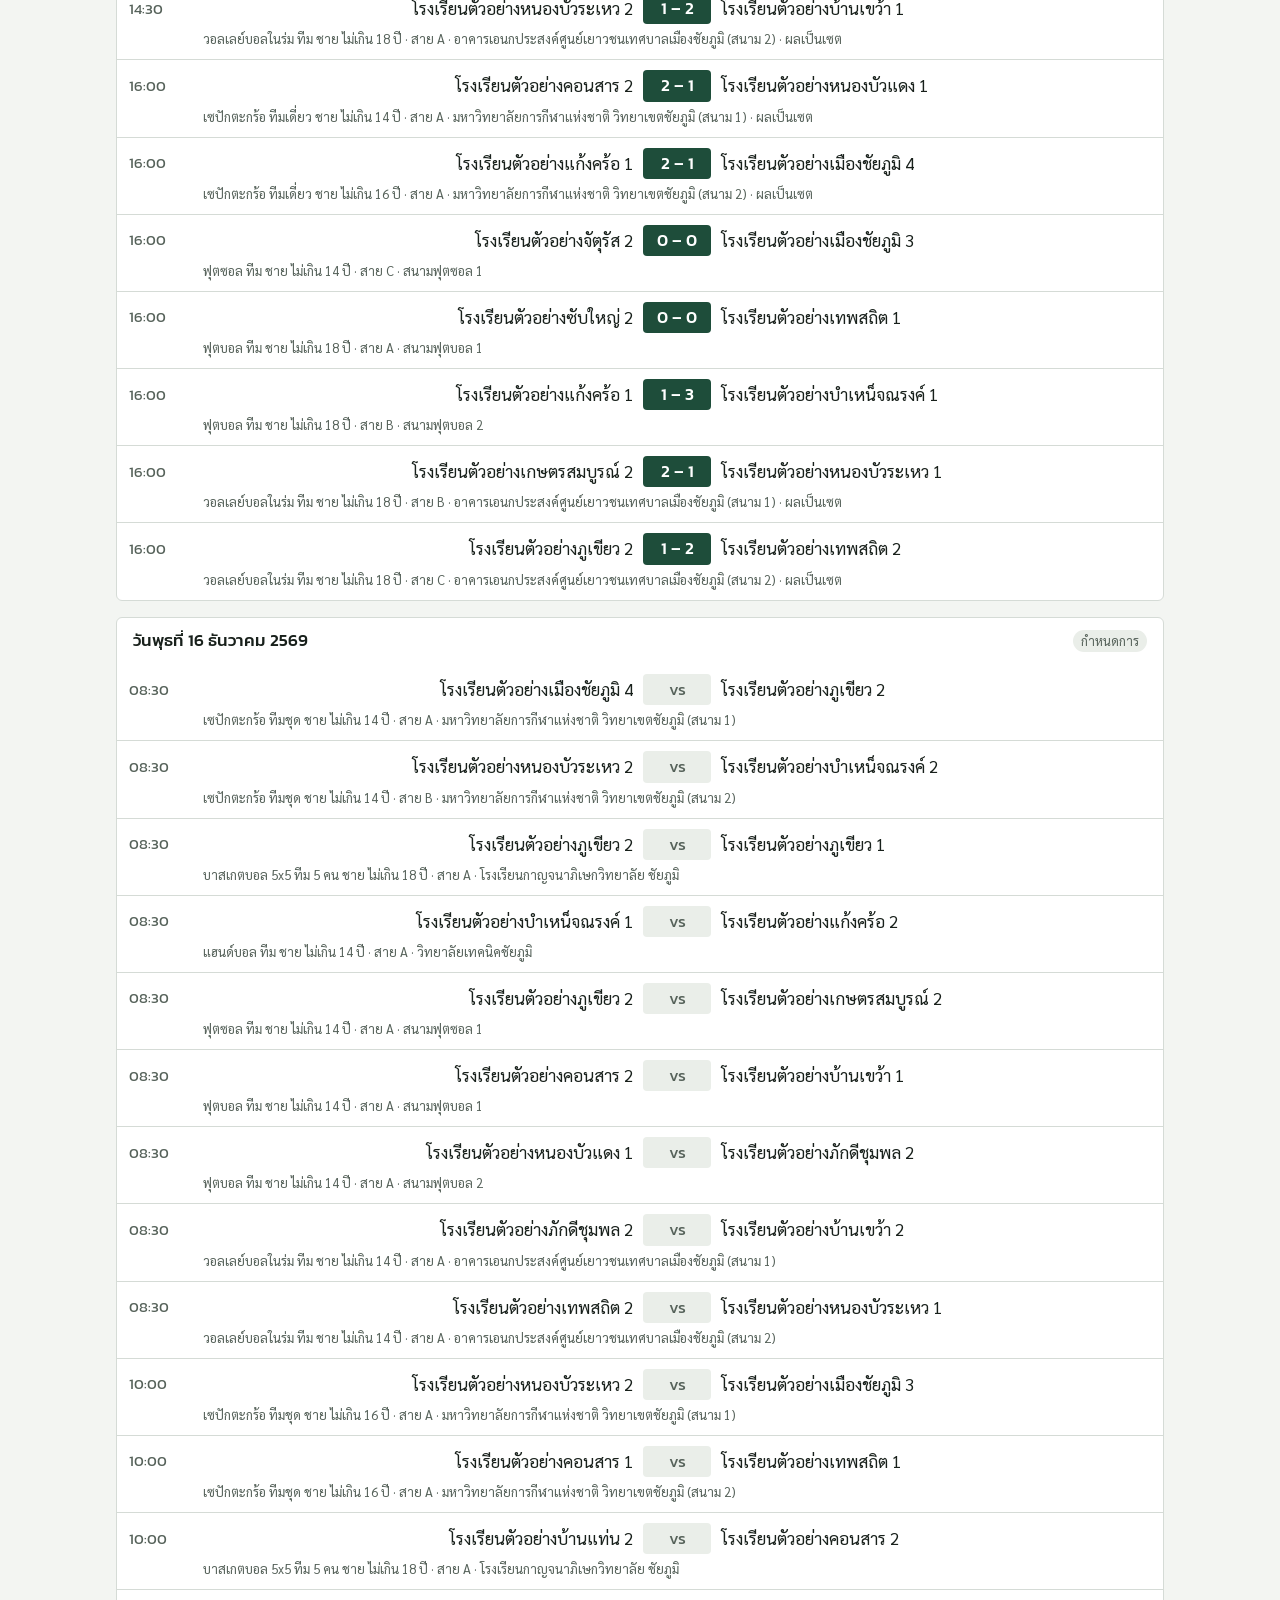
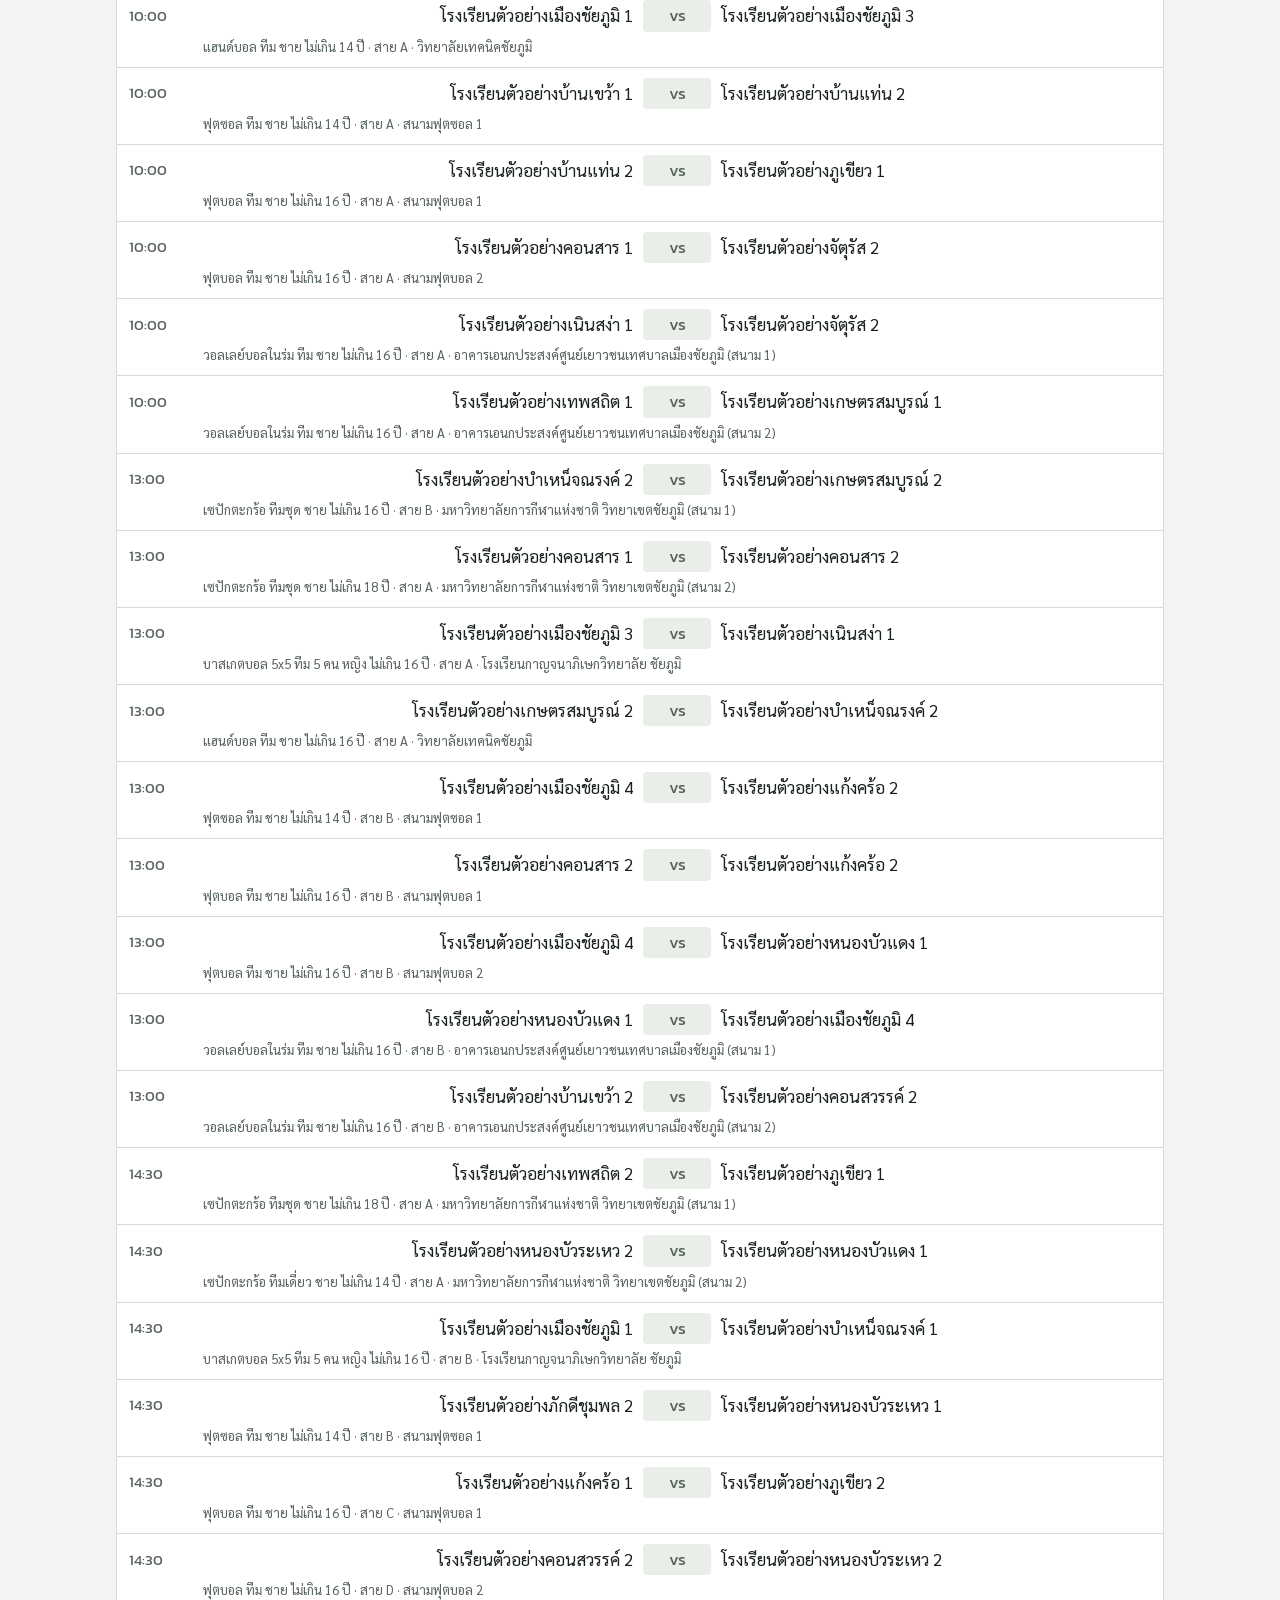
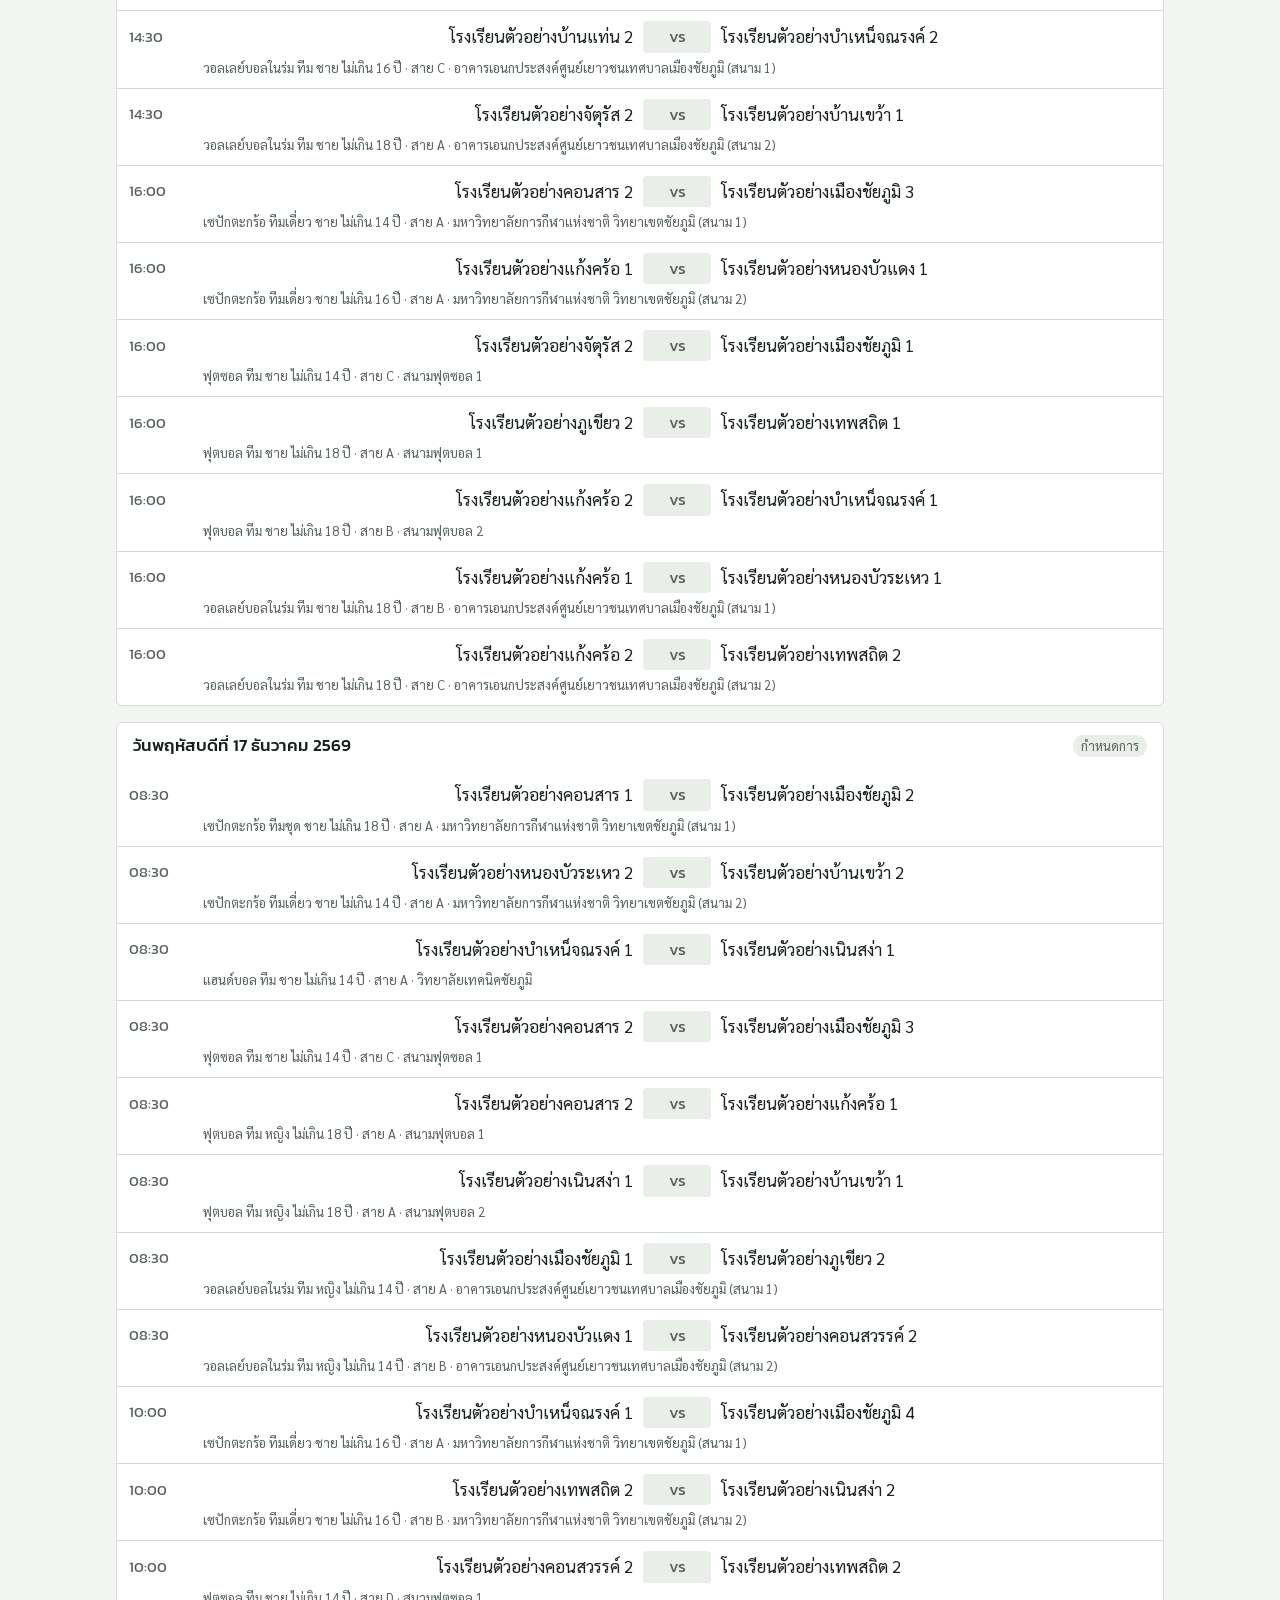
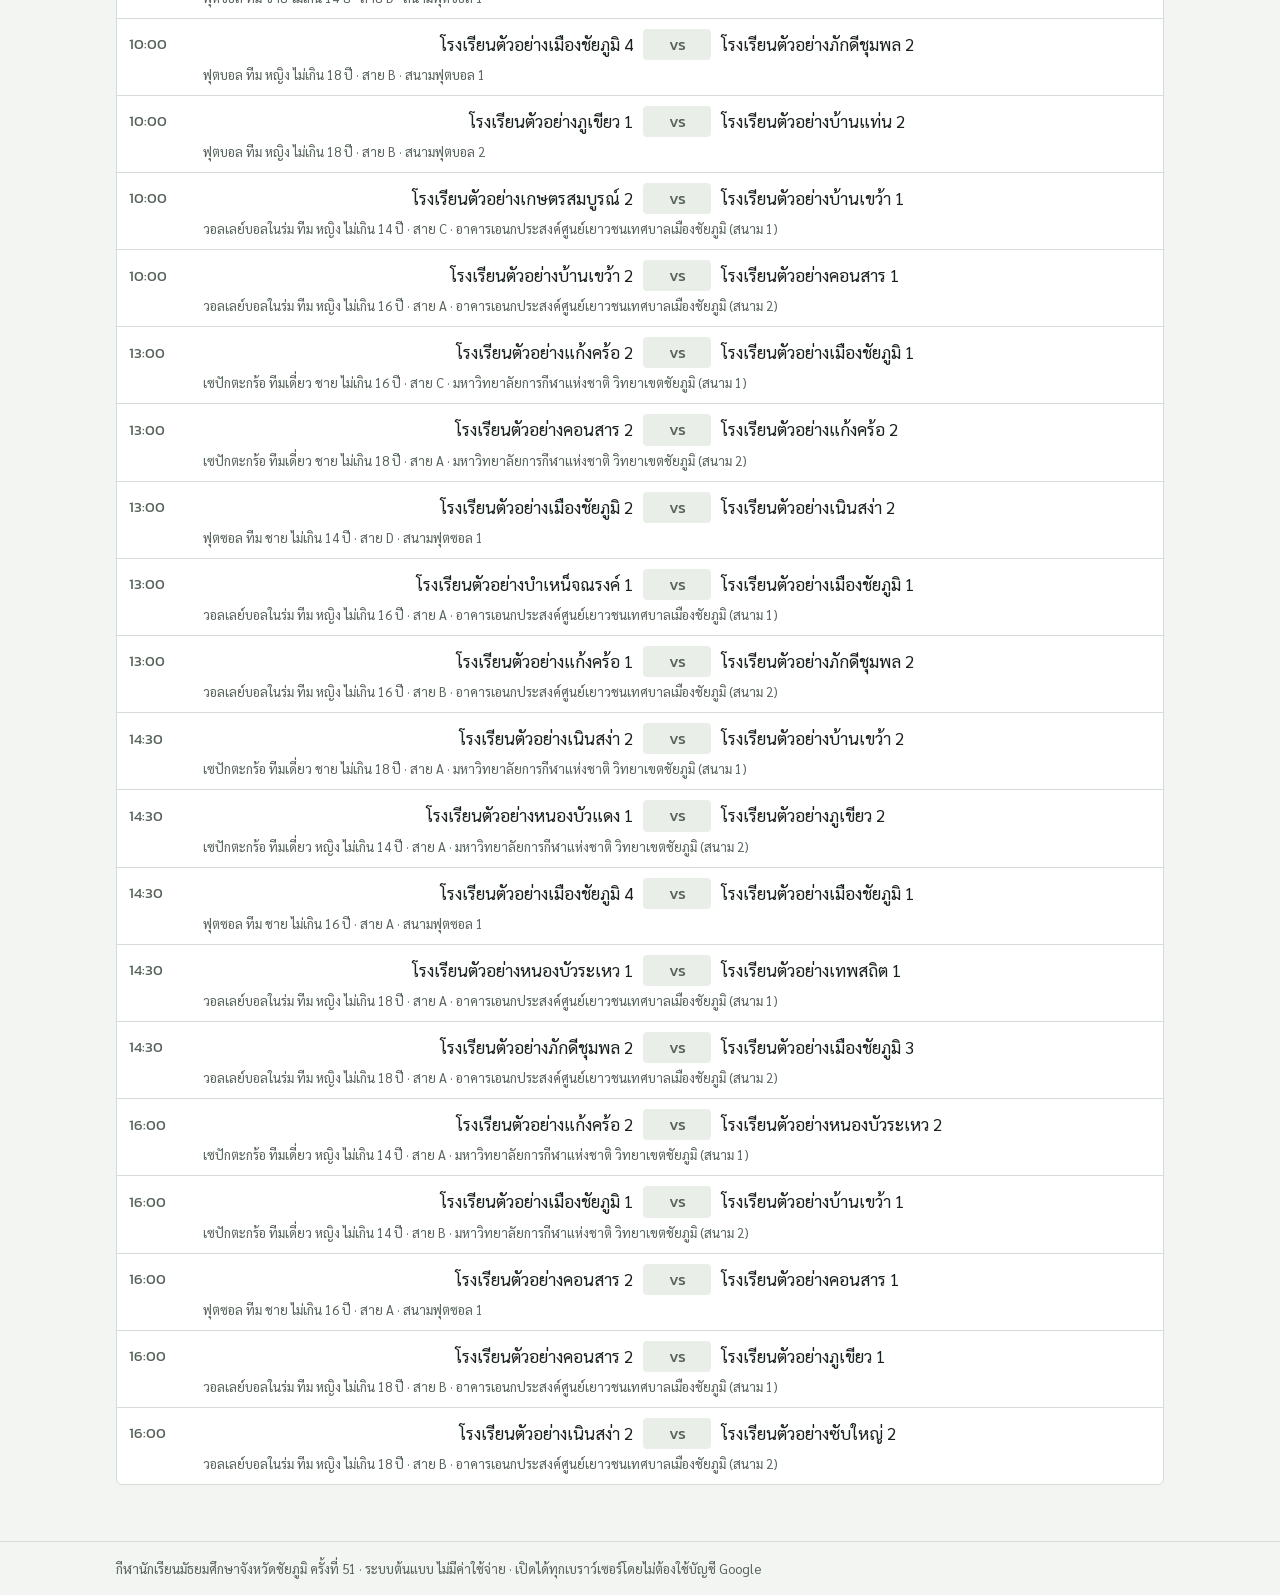
<file: competition.html>
<!doctype html>
<html lang="th">
<head>
  <meta charset="utf-8">
  <meta name="viewport" content="width=device-width, initial-scale=1">
  <title>ต้นแบบจัดการแข่งขัน</title>
  <link rel="preconnect" href="https://fonts.googleapis.com">
  <link rel="preconnect" href="https://fonts.gstatic.com" crossorigin>
  <link href="https://fonts.googleapis.com/css2?family=Kanit:wght@500;600&family=Sarabun:wght@400;500;600&display=swap" rel="stylesheet">
  <link rel="stylesheet" href="assets/css/style.css">
</head>
<body>
  <main>
    <div class="wrap">
      <div class="page-head">
        <h1>ต้นแบบระบบจัดการแข่งขัน</h1>
        <p>ตัวอย่างระยะต่อไป: เมื่อแบ่งสายแล้ว ระบบสร้างตารางแข่งขันให้อัตโนมัติ ผู้จัดการแต่ละกีฬากรอกผลจากมือถือ
           และตารางเหรียญรวมอัปเดตทันที ชื่อโรงเรียน วัน เวลา สนาม และผลการแข่งขันในหน้านี้เป็นข้อมูลสมมติ</p>
      </div>

      <div class="tabs" role="tablist">
        <button role="tab" aria-selected="true" data-tab="schedule">ตารางการแข่งขัน</button>
        <button role="tab" aria-selected="false" data-tab="medals">ตารางเหรียญรวม</button>
      </div>

      <section id="tab-schedule">
        <div class="row" style="margin-bottom:12px">
          <select id="f-day" aria-label="เลือกวัน" style="width:auto"></select>
          <select id="f-sport" aria-label="เลือกกีฬา" style="width:auto"></select>
          <span class="small muted" id="sched-count"></span>
        </div>
        <div id="schedule" class="stack"></div>
      </section>

      <section id="tab-medals" class="hidden">
        <div class="status-line" id="medal-stats" style="margin-bottom:16px"></div>
        <div class="table-wrap">
          <table>
            <thead><tr>
              <th class="num">อันดับ</th><th>โรงเรียน</th>
              <th class="num"><span class="medal g" aria-hidden="true"></span>ทอง</th>
              <th class="num"><span class="medal s" aria-hidden="true"></span>เงิน</th>
              <th class="num"><span class="medal b" aria-hidden="true"></span>ทองแดง</th>
              <th class="num">รวม</th>
            </tr></thead>
            <tbody id="medals"></tbody>
          </table>
        </div>
        <p class="small muted" style="margin-top:8px">เรียงตามจำนวนเหรียญทอง แล้วเงิน แล้วทองแดง (ตามแบบสากล) · รายการที่มีผู้แข่งขันน้อยกว่า 2 โรงเรียนไม่นับเหรียญ</p>
      </section>
    </div>
  </main>

  <script src="assets/js/config.js"></script>
  <script src="assets/js/catalog.js"></script>
  <script src="assets/js/mockdata.js"></script>
  <script src="assets/js/store.js"></script>
  <script src="assets/js/ui.js"></script>
  <script>
    (function () {
      const { esc, byId } = UI;
      const $ = (id) => document.getElementById(id);
      const M = window.MOCK;
      const PER = (window.APP_CONFIG && APP_CONFIG.TEAMS_PER_GROUP) || 4;
      const sports = byId(M.sports);
      const schools = byId(M.schools, 'code');

      // ตัวสุ่มแบบกำหนดค่าเริ่ม: ผลออกมาเหมือนเดิมทุกครั้งที่เปิด
      let seed = 2569;
      const rnd = () => { seed = (seed * 1664525 + 1013904223) >>> 0; return seed / 4294967296; };
      const shuffle = (a) => { a = a.slice(); for (let i = a.length - 1; i > 0; i--) { const j = Math.floor(rnd() * (i + 1)); [a[i], a[j]] = [a[j], a[i]]; } return a; };

      const byEvent = {};
      M.intents.forEach((r) => { (byEvent[r.event_id] = byEvent[r.event_id] || []).push(r.school_code); });

      // ---------------- ตารางแข่งขัน: ใช้กีฬาประเภททีมบางรายการเป็นตัวอย่าง
      const days = ['2026-12-14', '2026-12-15', '2026-12-16', '2026-12-17'];
      // จำนวนสนามสมมติต่อกีฬา ชื่อสถานที่มาจากรายการกีฬา (ร่าง)
      const courts = { FTB: 2, FTS: 1, VOL: 2, BSK: 1, TAK: 2, HDB: 1 };
      const venues = {};
      Object.entries(courts).forEach(([id, nCourts]) => {
        const sp = sports[id];
        if (!sp) return;
        const specific = sp.venue && !/ตาม(ระเบียบ|ประกาศ)/.test(sp.venue);
        venues[id] = Array.from({ length: nCourts }, (_, i) =>
          specific ? `${sp.venue}${nCourts > 1 ? ` (สนาม ${i + 1})` : ''}` : `สนาม${sp.name} ${i + 1}`);
      });
      const sampleEvents = M.events.filter((ev) => venues[ev.sport_id] && (byEvent[ev.id] || []).length >= 3);
      const times = ['08:30', '10:00', '13:00', '14:30', '16:00'];
      const slotUse = {};
      const matches = [];

      sampleEvents.forEach((ev) => {
        const teams = shuffle(byEvent[ev.id]);
        const groupsN = teams.length <= PER + 1 ? 1 : Math.ceil(teams.length / PER);
        const groups = Array.from({ length: groupsN }, () => []);
        teams.forEach((t, i) => groups[i % groupsN].push(t));
        groups.forEach((g, gi) => {
          for (let i = 0; i < g.length; i++) {
            for (let j = i + 1; j < g.length; j++) {
              // หาช่องเวลาว่างแรกของกีฬานั้น
              const vlist = venues[ev.sport_id];
              let placed = false;
              for (const d of days) {
                for (const t of times) {
                  for (const v of vlist) {
                    const k = d + t + v;
                    // สนามว่าง และทั้งสองทีมไม่มีนัดอื่นในวันเดียวกัน
                    const ta = ev.id + g[i] + d, tb = ev.id + g[j] + d;
                    if (!placed && !slotUse[k] && !slotUse[ta] && !slotUse[tb]) {
                      slotUse[k] = slotUse[ta] = slotUse[tb] = 1;
                      matches.push({ ev, group: String.fromCharCode(65 + gi), a: g[i], b: g[j], day: d, time: t, venue: v });
                      placed = true;
                    }
                  }
                }
              }
            }
          }
        });
      });

      // สมมติว่าแข่งไปแล้ว 2 วันแรก
      const goals = () => Math.floor(rnd() * 4);
      matches.forEach((m) => {
        if (m.day > days[1]) return;
        if (m.ev.sport_id === 'VOL' || m.ev.sport_id === 'TAK') {
          const aWin = rnd() < 0.5;
          const lose = Math.floor(rnd() * 2);
          m.score = aWin ? [2, lose] : [lose, 2];
          m.unit = 'เซต';
        } else if (m.ev.sport_id === 'BSK') {
          m.score = [40 + Math.floor(rnd() * 40), 40 + Math.floor(rnd() * 40)];
        } else if (m.ev.sport_id === 'HDB') {
          m.score = [15 + Math.floor(rnd() * 20), 15 + Math.floor(rnd() * 20)];
        } else {
          m.score = [goals(), goals()];
        }
      });
      matches.sort((x, y) => (x.day + x.time + x.venue).localeCompare(y.day + y.time + y.venue));

      const dayLabel = (d) => new Date(d + 'T00:00:00+07:00').toLocaleDateString('th-TH', { weekday: 'long', day: 'numeric', month: 'long', year: 'numeric', timeZone: 'Asia/Bangkok' });
      $('f-day').innerHTML = '<option value="">ทุกวัน</option>' + days.map((d) => `<option value="${d}">${esc(dayLabel(d))}</option>`).join('');
      const usedSports = [...new Set(sampleEvents.map((e) => e.sport_id))];
      $('f-sport').innerHTML = '<option value="">ทุกกีฬา</option>' + usedSports.map((s) => `<option value="${s}">${esc(sports[s].name)}</option>`).join('');

      function renderSchedule() {
        const fd = $('f-day').value, fs = $('f-sport').value;
        const list = matches.filter((m) => (!fd || m.day === fd) && (!fs || m.ev.sport_id === fs));
        $('sched-count').textContent = `${list.length} นัด`;
        const byDay = {};
        list.forEach((m) => { (byDay[m.day] = byDay[m.day] || []).push(m); });
        $('schedule').innerHTML = Object.keys(byDay).sort().map((d) => `
          <div class="card" style="padding:0">
            <div class="row between" style="padding:12px 16px;border-bottom:1px solid var(--border)">
              <h2 style="margin:0;font-size:1.05rem">${esc(dayLabel(d))}</h2>
              ${d <= days[1] ? '<span class="pill ok">แข่งแล้ว</span>' : '<span class="pill">กำหนดการ</span>'}
            </div>
            ${byDay[d].map((m) => `
              <div class="match">
                <span class="time">${m.time}</span>
                <span class="team-a">${esc(schools[m.a].name)}</span>
                <span class="score ${m.score ? '' : 'pending'}">${m.score ? m.score.join(' – ') : 'vs'}</span>
                <span class="team-b">${esc(schools[m.b].name)}</span>
                <span class="meta">${esc(sports[m.ev.sport_id].name)} ${esc(m.ev.category)} ${esc(m.ev.gender)} ${esc(m.ev.division)} · สาย ${m.group} · ${esc(m.venue)}${m.unit ? ' · ผลเป็น' + m.unit : ''}</span>
              </div>`).join('')}
          </div>`).join('') || '<p class="muted">ไม่มีนัดแข่งในตัวกรองนี้</p>';
      }
      $('f-day').addEventListener('change', renderSchedule);
      $('f-sport').addEventListener('change', renderSchedule);
      renderSchedule();

      // ---------------- ตารางเหรียญ: สมมติผลทุกรายการที่มี >= 2 โรงเรียน
      const tally = {};
      const add = (code, k) => { tally[code] = tally[code] || { g: 0, s: 0, b: 0 }; tally[code][k]++; };
      let medalEvents = 0;
      M.events.forEach((ev) => {
        const t = byEvent[ev.id] || [];
        if (t.length < 2) return;
        medalEvents++;
        const order = shuffle(t);
        add(order[0], 'g');
        add(order[1], 's');
        if (order[2]) add(order[2], 'b');
        if (order[3] && sports[ev.sport_id].kind !== 'บุคคล') add(order[3], 'b'); // กีฬาทีม: ทองแดงร่วม 2
      });
      const rows = Object.entries(tally).map(([code, t]) => ({ code, ...t, total: t.g + t.s + t.b }))
        .sort((x, y) => y.g - x.g || y.s - x.s || y.b - x.b || schools[x.code].name.localeCompare(schools[y.code].name, 'th'));
      let rank = 0, prev = null;
      $('medals').innerHTML = rows.map((r, i) => {
        const key = `${r.g}-${r.s}-${r.b}`;
        if (key !== prev) { rank = i + 1; prev = key; }
        return `<tr><td class="num">${rank}</td><td>${esc(schools[r.code].name)}</td>
          <td class="num">${r.g}</td><td class="num">${r.s}</td><td class="num">${r.b}</td><td class="num"><strong>${r.total}</strong></td></tr>`;
      }).join('');
      const sum = (k) => rows.reduce((a, r) => a + r[k], 0);
      $('medal-stats').innerHTML = `<strong>ชิงเหรียญ ${medalEvents} รายการ</strong>
        <span><span class="medal g" aria-hidden="true"></span>ทอง ${sum('g')}</span>
        <span><span class="medal s" aria-hidden="true"></span>เงิน ${sum('s')}</span>
        <span><span class="medal b" aria-hidden="true"></span>ทองแดง ${sum('b')}</span>`;

      // ---------------- แท็บ
      document.querySelectorAll('.tabs button').forEach((b) => b.addEventListener('click', () => {
        document.querySelectorAll('.tabs button').forEach((x) => x.setAttribute('aria-selected', String(x === b)));
        $('tab-schedule').classList.toggle('hidden', b.dataset.tab !== 'schedule');
        $('tab-medals').classList.toggle('hidden', b.dataset.tab !== 'medals');
      }));
    })();
  </script>
</body>
</html>
</file>
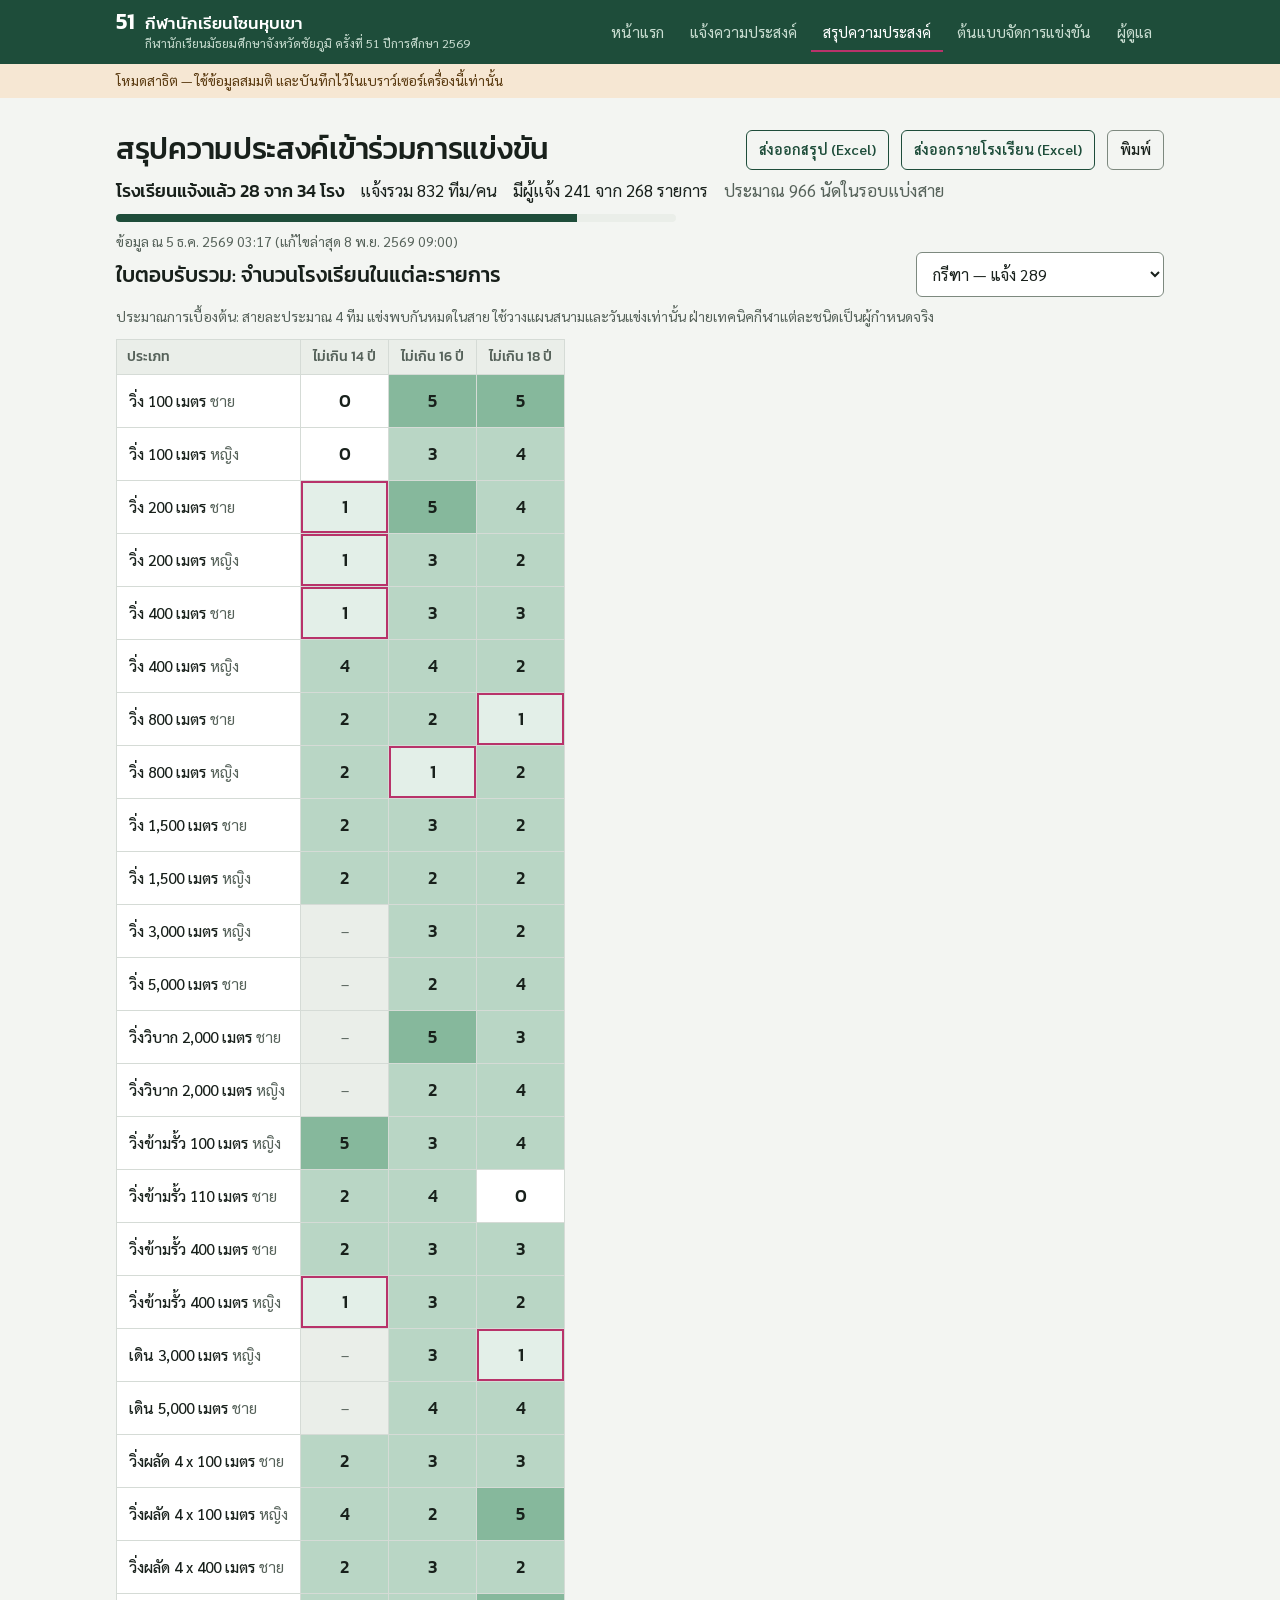
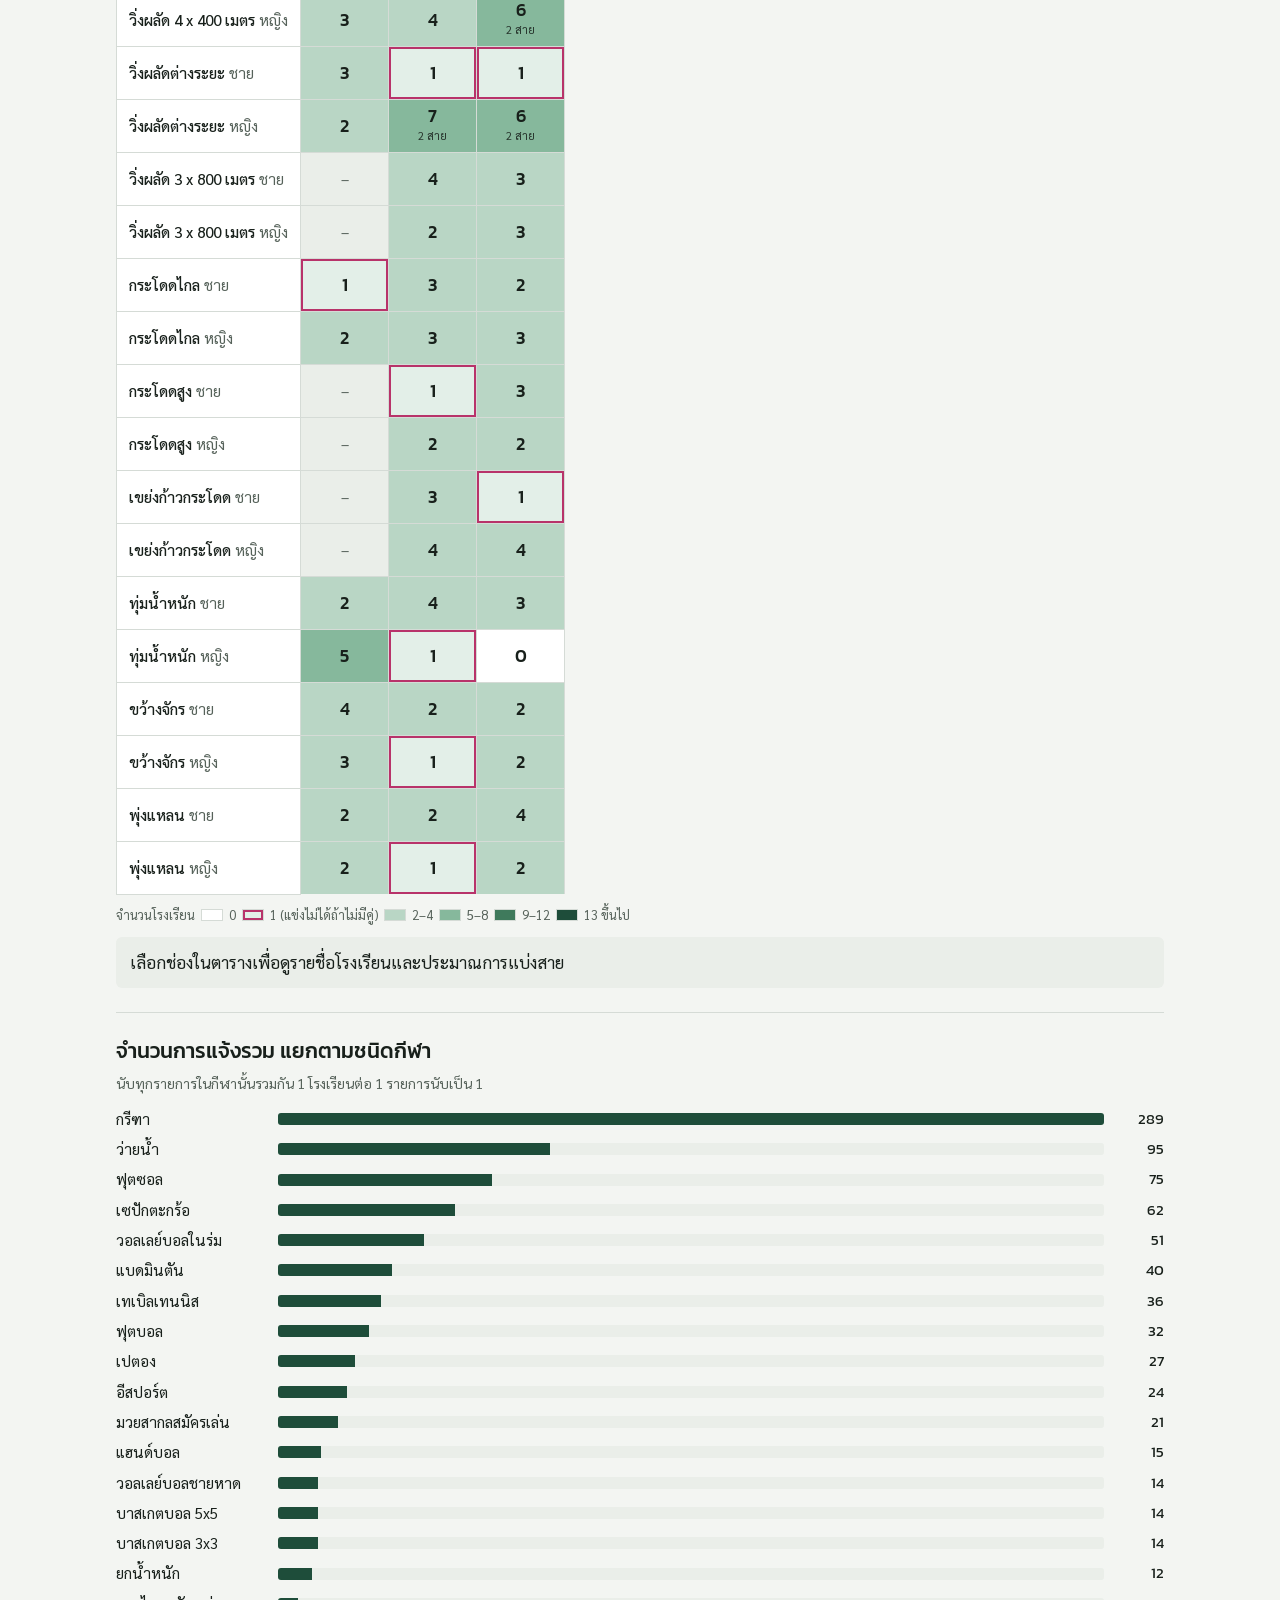
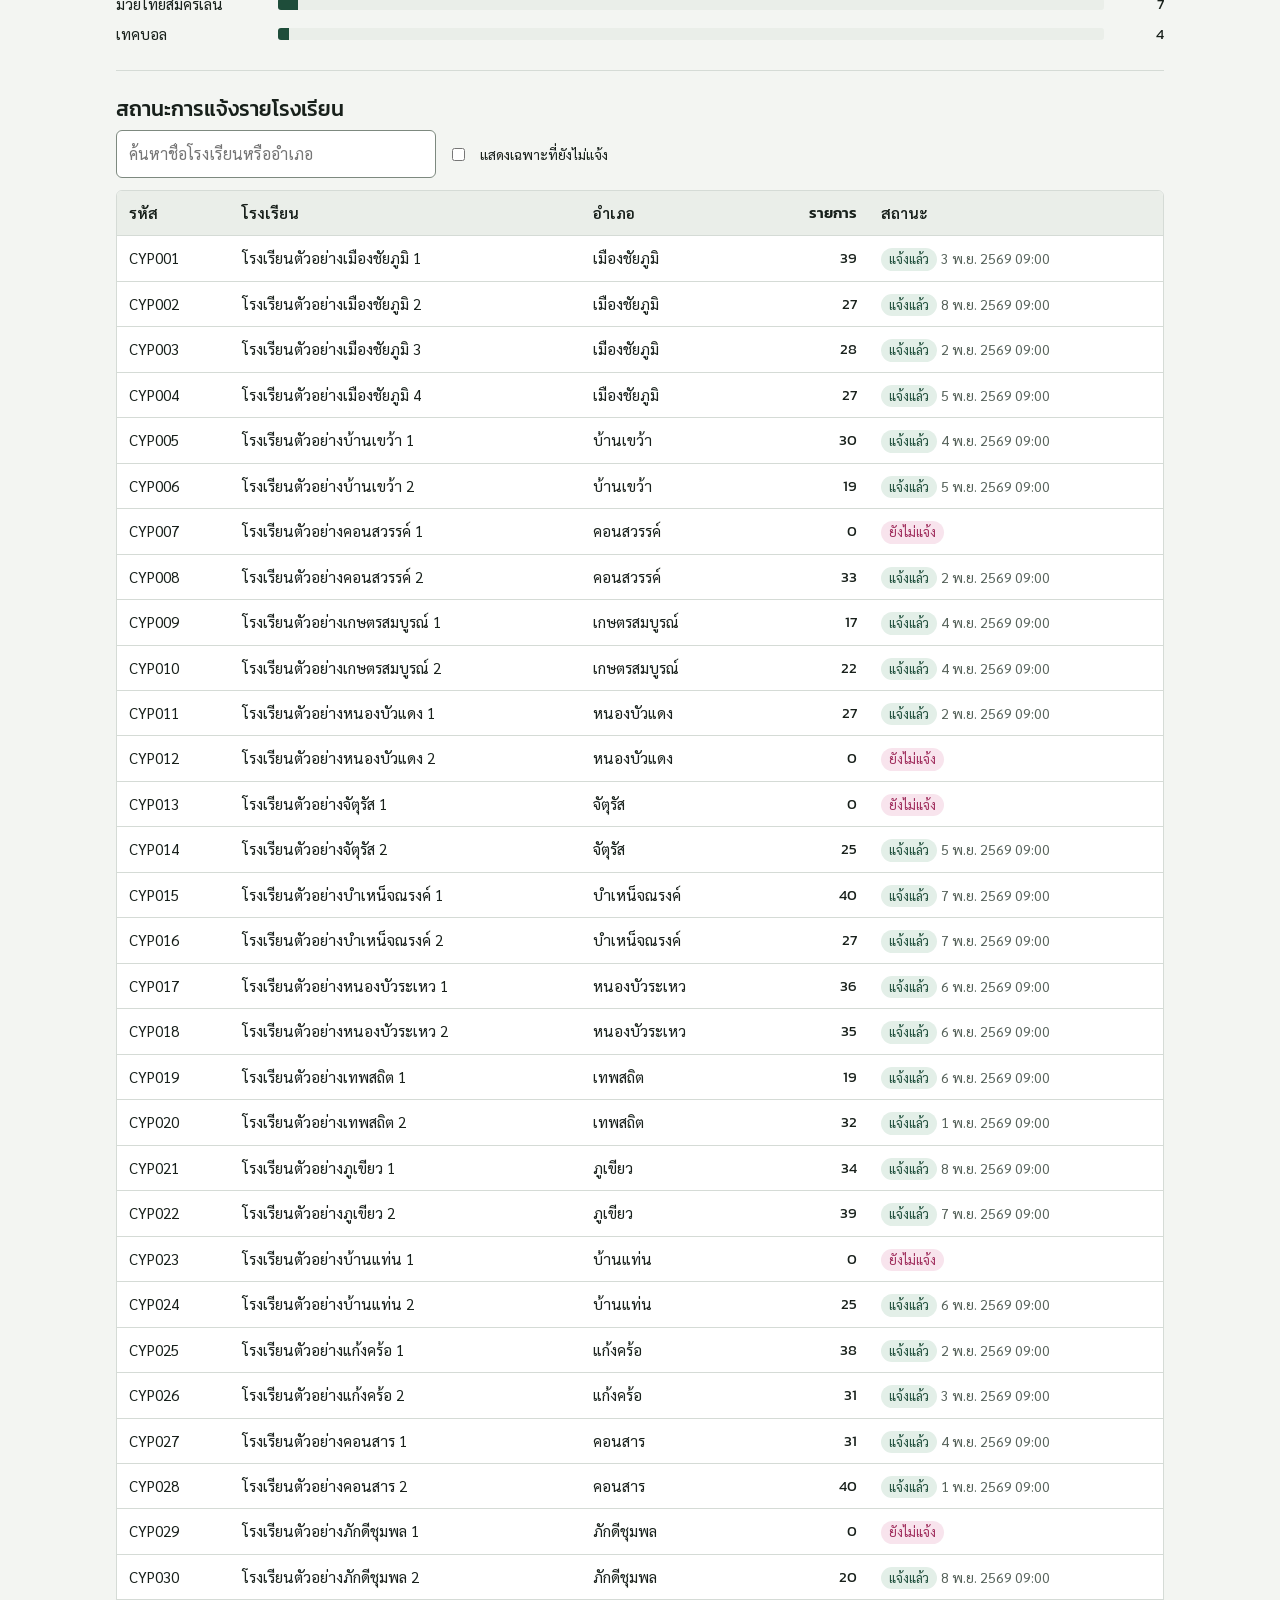
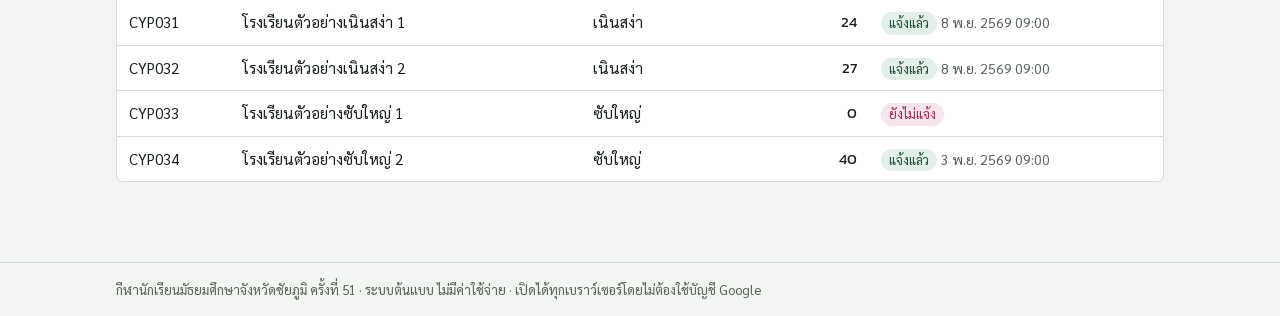
<file: summary.html>
<!doctype html>
<html lang="th">
<head>
  <meta charset="utf-8">
  <meta name="viewport" content="width=device-width, initial-scale=1">
  <title>สรุปความประสงค์</title>
  <link rel="preconnect" href="https://fonts.googleapis.com">
  <link rel="preconnect" href="https://fonts.gstatic.com" crossorigin>
  <link href="https://fonts.googleapis.com/css2?family=Kanit:wght@500;600&family=Sarabun:wght@400;500;600&display=swap" rel="stylesheet">
  <link rel="stylesheet" href="assets/css/style.css">
</head>
<body>
  <main>
    <div class="wrap">
      <div class="page-head" style="margin-bottom:0">
        <div class="row between" style="align-items:flex-start">
          <h1>สรุปความประสงค์เข้าร่วมการแข่งขัน</h1>
          <div class="row no-print">
            <button class="btn secondary small" id="csv-summary">ส่งออกสรุป (Excel)</button>
            <button class="btn secondary small" id="csv-detail">ส่งออกรายโรงเรียน (Excel)</button>
            <button class="btn ghost small" onclick="window.print()">พิมพ์</button>
          </div>
        </div>
        <div class="status-line" id="status"></div>
        <div class="progress" id="progress" role="img"><span style="width:0"></span></div>
        <p class="small muted" id="asof" style="margin:8px 0 0"></p>
      </div>

      <section class="section" aria-labelledby="matrix-h">
        <div class="row between">
          <h2 id="matrix-h" style="margin:0">ใบตอบรับรวม: จำนวนโรงเรียนในแต่ละรายการ</h2>
          <div class="no-print"><label for="f-sport" class="sr-only">เลือกชนิดกีฬา</label>
            <select id="f-sport" style="width:auto;min-width:220px"></select></div>
        </div>
        <p class="small muted" id="group-note" style="margin:8px 0 12px"></p>
        <div class="grid-scroll"><table class="form-grid heat-grid" id="matrix"></table></div>
        <div class="heat-legend" style="margin-top:10px" aria-hidden="true">
          <span>จำนวนโรงเรียน</span>
          <i style="background:var(--surface)"></i>0
          <i style="background:var(--heat-1);box-shadow:inset 0 0 0 2px var(--krachiao)"></i>1 (แข่งไม่ได้ถ้าไม่มีคู่)
          <i style="background:var(--heat-2)"></i>2–4
          <i style="background:var(--heat-3)"></i>5–8
          <i style="background:var(--heat-4)"></i>9–12
          <i style="background:var(--heat-5)"></i>13 ขึ้นไป
        </div>
        <div class="cell-detail" id="cell-detail" aria-live="polite">เลือกช่องในตารางเพื่อดูรายชื่อโรงเรียนและประมาณการแบ่งสาย</div>
      </section>

      <section class="section" aria-labelledby="bars-h">
        <h2 id="bars-h">จำนวนการแจ้งรวม แยกตามชนิดกีฬา</h2>
        <p class="muted small">นับทุกรายการในกีฬานั้นรวมกัน 1 โรงเรียนต่อ 1 รายการนับเป็น 1</p>
        <div class="bars" id="bars"></div>
      </section>

      <section class="section" aria-labelledby="schools-h">
        <h2 id="schools-h">สถานะการแจ้งรายโรงเรียน</h2>
        <div class="row no-print" style="margin-bottom:12px">
          <input type="text" id="f-school" placeholder="ค้นหาชื่อโรงเรียนหรืออำเภอ" style="max-width:320px">
          <label class="row small" style="font-weight:400;margin:0"><input type="checkbox" id="f-missing"> แสดงเฉพาะที่ยังไม่แจ้ง</label>
        </div>
        <div class="table-wrap">
          <table>
            <thead><tr><th>รหัส</th><th>โรงเรียน</th><th>อำเภอ</th><th class="num">รายการ</th><th>สถานะ</th></tr></thead>
            <tbody id="schools"></tbody>
          </table>
        </div>
      </section>
    </div>
  </main>

  <script src="assets/js/config.js"></script>
  <script src="assets/js/catalog.js"></script>
  <script src="assets/js/mockdata.js"></script>
  <script src="assets/js/store.js"></script>
  <script src="assets/js/ui.js"></script>
  <script>
    (async function () {
      const { esc, thaiDateTime, byId, downloadCSV } = UI;
      const $ = (id) => document.getElementById(id);
      const PER = (window.APP_CONFIG && APP_CONFIG.TEAMS_PER_GROUP) || 4;

      let cat, data;
      try {
        [cat, data] = await Promise.all([Store.catalog(), Store.intents()]);
      } catch (e) {
        $('status').innerHTML = `<div class="error">${esc(e.message)}</div>`;
        return;
      }
      // แสดงเฉพาะรายการที่เปิดรับ (รายการที่แอดมินปิดไว้ยังอยู่ในไฟล์ส่งออกรายโรงเรียน)
      const allEvents = cat.events;
      const allSports = byId(cat.sports);
      cat.sports = cat.sports.filter((sp) => sp.active !== false);
      const openSportIds = new Set(cat.sports.map((sp) => sp.id));
      cat.events = cat.events.filter((ev) => ev.active !== false && openSportIds.has(ev.sport_id));
      const sports = allSports;
      const schools = byId(cat.schools, 'code');
      const subs = {};
      data.submissions.forEach((s) => { subs[s.school_code] = s.updated_at; });

      const byEvent = {};
      const bySchool = {};
      data.intents.forEach((r) => {
        (byEvent[r.event_id] = byEvent[r.event_id] || []).push(r.school_code);
        bySchool[r.school_code] = (bySchool[r.school_code] || 0) + 1;
      });

      // ประมาณการแบ่งสาย: สายละ ~PER ทีม แข่งพบกันหมดในสาย
      function plan(n) {
        if (n < 2) return { groups: n ? 1 : 0, matches: 0 };
        const groups = n <= PER + 1 ? 1 : Math.ceil(n / PER);
        const base = Math.floor(n / groups), extra = n % groups;
        let matches = 0;
        for (let g = 0; g < groups; g++) {
          const k = base + (g < extra ? 1 : 0);
          matches += (k * (k - 1)) / 2;
        }
        return { groups, matches };
      }

      const latest = data.submissions.map((s) => s.updated_at).sort().pop();
      $('asof').textContent = 'ข้อมูล ณ ' + thaiDateTime(new Date().toISOString()) + (latest ? ` (แก้ไขล่าสุด ${thaiDateTime(latest)})` : '');
      $('group-note').textContent = `ประมาณการเบื้องต้น: สายละประมาณ ${PER} ทีม แข่งพบกันหมดในสาย ใช้วางแผนสนามและวันแข่งเท่านั้น ฝ่ายเทคนิคกีฬาแต่ละชนิดเป็นผู้กำหนดจริง`;

      const totalEntries = cat.events.reduce((a, ev) => a + (byEvent[ev.id] || []).length, 0);
      const totalMatches = cat.events.reduce((a, ev) => a + plan((byEvent[ev.id] || []).length).matches, 0);
      const activeEvents = cat.events.filter((ev) => (byEvent[ev.id] || []).length > 0).length;
      const nSub = data.submissions.length, nAll = cat.schools.length;
      $('status').innerHTML = `
        <strong>โรงเรียนแจ้งแล้ว ${nSub} จาก ${nAll} โรง</strong>
        <span>แจ้งรวม ${totalEntries} ทีม/คน</span>
        <span>มีผู้แจ้ง ${activeEvents} จาก ${cat.events.length} รายการ</span>
        <span class="muted">ประมาณ ${totalMatches} นัดในรอบแบ่งสาย</span>`;
      $('progress').firstElementChild.style.width = (nAll ? (nSub / nAll) * 100 : 0) + '%';
      $('progress').setAttribute('aria-label', `โรงเรียนแจ้งแล้ว ${nSub} จาก ${nAll} โรง`);

      // กราฟแท่งตามชนิดกีฬา
      const perSport = cat.sports.map((sp) => ({
        sp, n: cat.events.filter((ev) => ev.sport_id === sp.id).reduce((a, ev) => a + (byEvent[ev.id] || []).length, 0),
      })).sort((a, b) => b.n - a.n);
      const max = Math.max(1, ...perSport.map((x) => x.n));
      $('bars').innerHTML = perSport.map(({ sp, n }) => `
        <div class="bar-row"><span>${esc(sp.name)}</span>
          <div class="bar-track"><div class="bar-fill" style="width:${(n / max) * 100}%"></div></div>
          <span class="num" style="text-align:right">${n}</span></div>`).join('');

      // ใบตอบรับรวม: แถว = ประเภท·เพศ, คอลัมน์ = รุ่น, ช่อง = จำนวนโรงเรียน
      const heat = (n) => (n === 0 ? 0 : n === 1 ? 1 : n <= 4 ? 2 : n <= 8 ? 3 : n <= 12 ? 4 : 5);
      const withEntries = (id) => cat.events.filter((ev) => ev.sport_id === id).reduce((a, ev) => a + (byEvent[ev.id] || []).length, 0);
      $('f-sport').innerHTML = cat.sports.map((s) => `<option value="${esc(s.id)}">${esc(s.name)} — แจ้ง ${withEntries(s.id)}</option>`).join('');
      const evById = byId(cat.events);
      // หัวคอลัมน์รุ่น: บนมือถือซ่อนคำว่า 'ไม่เกิน' ให้ตารางพอดีจอ
      const divLabel = (d) => (d.startsWith('ไม่เกิน ') ? `<span class="pre">ไม่เกิน </span>${esc(d.slice(8))}` : esc(d));
      function renderMatrix() {
        const sid = $('f-sport').value;
        const evs = cat.events.filter((ev) => ev.sport_id === sid);
        const divisions = [...new Set(evs.map((ev) => ev.division))];
        const rows = [], rowOf = {};
        evs.forEach((ev) => {
          const k = ev.category + '\u0000' + ev.gender;
          if (!rowOf[k]) { rowOf[k] = { category: ev.category, gender: ev.gender, cells: {} }; rows.push(rowOf[k]); }
          rowOf[k].cells[ev.division] = ev;
        });
        $('matrix').innerHTML = `<thead><tr><th scope="col">ประเภท</th>${divisions.map((d) => `<th scope="col">${divLabel(d)}</th>`).join('')}</tr></thead>
          <tbody>${rows.map((r) => `<tr><th scope="row">${esc(r.category)} <span class="g">${esc(r.gender)}</span></th>
            ${divisions.map((d) => {
              const ev = r.cells[d];
              if (!ev) return '<td class="na" aria-label="ไม่มีรุ่นนี้">–</td>';
              const n = (byEvent[ev.id] || []).length;
              const p = plan(n);
              return `<td><button type="button" class="heat-cell${n === 1 ? ' lonely' : ''}" data-h="${heat(n)}" data-ev="${esc(ev.id)}" aria-pressed="false"
                aria-label="${esc(`${r.category} ${r.gender} ${d}: ${n} โรงเรียน`)}"><b>${n}</b>${p.groups > 1 ? `<small>${p.groups} สาย</small>` : ''}</button></td>`;
            }).join('')}</tr>`).join('')}</tbody>`;
        $('cell-detail').textContent = 'เลือกช่องในตารางเพื่อดูรายชื่อโรงเรียนและประมาณการแบ่งสาย';
      }
      $('matrix').addEventListener('click', (e) => {
        const b = e.target.closest('.heat-cell');
        if (!b) return;
        document.querySelectorAll('.heat-cell[aria-pressed="true"]').forEach((x) => x.setAttribute('aria-pressed', 'false'));
        b.setAttribute('aria-pressed', 'true');
        const ev = evById[b.dataset.ev];
        const list = (byEvent[ev.id] || []).map((c) => (schools[c] ? schools[c].name : c)).sort((a, z) => a.localeCompare(z, 'th'));
        const p = plan(list.length);
        const head = `${sports[ev.sport_id].name} ${ev.category} ${ev.gender} ${ev.division}`;
        const est = list.length === 0 ? 'ยังไม่มีโรงเรียนแจ้ง'
          : list.length === 1 ? 'มีโรงเรียนเดียว ยังจัดแข่งไม่ได้'
          : `ประมาณ ${p.groups} สาย ${p.matches} นัดในรอบแบ่งสาย`;
        $('cell-detail').innerHTML = `<strong>${esc(head)}</strong><br><span class="muted">${list.length} โรงเรียน · ${esc(est)}</span>
          ${list.length ? `<p class="small" style="margin:6px 0 0">${list.map(esc).join(', ')}</p>` : ''}`;
      });
      $('f-sport').addEventListener('change', renderMatrix);
      const want = new URLSearchParams(location.search).get('sport');
      if (want && cat.sports.some((sp) => sp.id === want)) $('f-sport').value = want;
      renderMatrix();
      if (want) document.getElementById('matrix-h').scrollIntoView();

      // ตารางรายโรงเรียน
      function renderSchools() {
        const q = $('f-school').value.trim();
        const missing = $('f-missing').checked;
        $('schools').innerHTML = cat.schools.filter((s) =>
          (!q || s.name.includes(q) || s.district.includes(q) || s.code.includes(q.toUpperCase())) && (!missing || !subs[s.code])
        ).map((s) => `<tr>
            <td>${esc(s.code)}</td><td>${esc(s.name)}</td><td>${esc(s.district)}</td>
            <td class="num">${bySchool[s.code] || 0}</td>
            <td>${subs[s.code] ? `<span class="pill ok">แจ้งแล้ว</span> <span class="small muted">${esc(thaiDateTime(subs[s.code]))}</span>` : '<span class="pill warn">ยังไม่แจ้ง</span>'}</td>
          </tr>`).join('');
      }
      $('f-school').addEventListener('input', renderSchools);
      $('f-missing').addEventListener('change', renderSchools);
      renderSchools();

      // ส่งออก
      $('csv-summary').addEventListener('click', () => {
        const rows = [['กีฬา', 'ประเภท', 'เพศ', 'รุ่น', 'จำนวนโรงเรียน', 'ประมาณสาย', 'นัดรอบแบ่งสาย', 'โรงเรียน']];
        cat.events.forEach((ev) => {
          const list = (byEvent[ev.id] || []).map((c) => schools[c] ? schools[c].name : c);
          const p = plan(list.length);
          rows.push([sports[ev.sport_id] ? sports[ev.sport_id].name : ev.sport_id, ev.category, ev.gender, ev.division, list.length, p.groups, p.matches, list.join(' / ')]);
        });
        downloadCSV('keerazone-summary-by-event.csv', rows);
      });
      $('csv-detail').addEventListener('click', () => {
        const evs = byId(allEvents);
        const rows = [['รหัสโรงเรียน', 'โรงเรียน', 'อำเภอ', 'กีฬา', 'ประเภท', 'เพศ', 'รุ่น', 'บันทึกล่าสุด']];
        data.intents.forEach((r) => {
          const s = schools[r.school_code] || {}, ev = evs[r.event_id] || {};
          rows.push([r.school_code, s.name, s.district, sports[ev.sport_id] ? sports[ev.sport_id].name : ev.sport_id,
            ev.category, ev.gender, ev.division, subs[r.school_code] ? thaiDateTime(subs[r.school_code]) : '']);
        });
        downloadCSV('keerazone-intents-by-school.csv', rows);
      });
    })();
  </script>
</body>
</html>
</file>
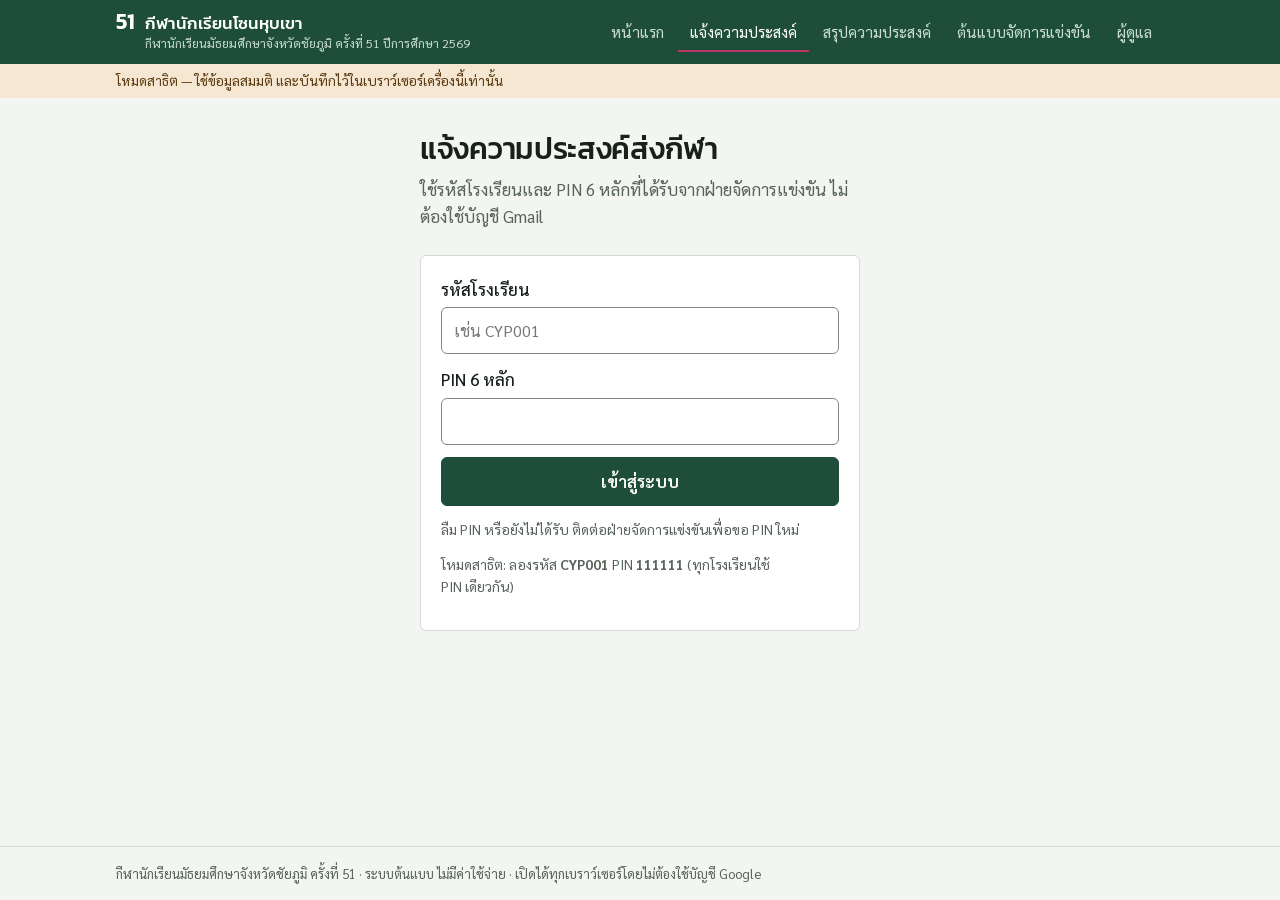
<file: survey.html>
<!doctype html>
<html lang="th">
<head>
  <meta charset="utf-8">
  <meta name="viewport" content="width=device-width, initial-scale=1">
  <title>แจ้งความประสงค์ส่งกีฬา</title>
  <link rel="preconnect" href="https://fonts.googleapis.com">
  <link rel="preconnect" href="https://fonts.gstatic.com" crossorigin>
  <link href="https://fonts.googleapis.com/css2?family=Kanit:wght@500;600&family=Sarabun:wght@400;500;600&display=swap" rel="stylesheet">
  <link rel="stylesheet" href="assets/css/style.css">
</head>
<body>
  <main>
    <div class="wrap">
      <!-- ขั้นที่ 1: เข้าระบบ -->
      <section id="login-view" style="max-width:440px;margin:0 auto">
        <div class="page-head">
          <h1>แจ้งความประสงค์ส่งกีฬา</h1>
          <p>ใช้รหัสโรงเรียนและ PIN 6 หลักที่ได้รับจากฝ่ายจัดการแข่งขัน ไม่ต้องใช้บัญชี Gmail</p>
        </div>
        <form class="card" id="login-form" autocomplete="off">
          <div class="field">
            <label for="code">รหัสโรงเรียน</label>
            <input type="text" id="code" placeholder="เช่น CYP001" required autocapitalize="characters" list="school-list">
            <datalist id="school-list"></datalist>
          </div>
          <div class="field">
            <label for="pin">PIN 6 หลัก</label>
            <input type="password" id="pin" inputmode="numeric" pattern="[0-9]{6}" maxlength="6" required>
          </div>
          <div class="field">
            <button class="btn" type="submit" style="width:100%">เข้าสู่ระบบ</button>
          </div>
          <div id="login-error" class="error hidden"></div>
          <p class="small muted" style="margin-top:12px">ลืม PIN หรือยังไม่ได้รับ ติดต่อฝ่ายจัดการแข่งขันเพื่อขอ PIN ใหม่</p>
          <p class="small muted" id="demo-hint"></p>
        </form>
      </section>

      <!-- ขั้นที่ 2: เลือกรายการ -->
      <section id="form-view" class="hidden">
        <div class="page-head row between">
          <div>
            <h1 id="school-name"></h1>
            <p class="muted" id="school-meta" style="margin:0"></p>
          </div>
          <button class="btn ghost small" id="logout">ออกจากระบบ</button>
        </div>

        <div class="notice" id="closed-note" style="margin-bottom:16px"></div>
        <p class="muted small">ติ๊กรายการที่โรงเรียนจะส่งเข้าแข่งขัน (1 ทีม/คน ต่อรายการ) กดหัวข้อกีฬาเพื่อเปิด–ปิด</p>

        <div class="row" style="margin-bottom:12px">
          <label for="find" class="sr-only">ค้นหารายการ</label>
          <input type="text" id="find" placeholder="ค้นหารายการ เช่น 100 เมตร, ฟุตซอล" style="max-width:300px">
          <button class="btn ghost small" id="expand-all" type="button">เปิดทุกกีฬา</button>
          <button class="btn ghost small" id="collapse-all" type="button">ปิดทุกกีฬา</button>
        </div>

        <div id="sports"></div>

        <div class="savebar">
          <div class="wrap row between" style="padding:0">
            <div>
              <strong id="sel-count">0</strong> รายการที่เลือก
              <div class="small muted" id="saved-at"></div>
            </div>
            <button class="btn" id="save" type="button">บันทึกความประสงค์</button>
          </div>
        </div>
      </section>
    </div>
  </main>

  <script src="assets/js/config.js"></script>
  <script src="assets/js/catalog.js"></script>
  <script src="assets/js/mockdata.js"></script>
  <script src="assets/js/store.js"></script>
  <script src="assets/js/ui.js"></script>
  <script>
    (async function () {
      const { esc, toast, thaiDateTime } = UI;
      const SESSION = 'keerazone_school_session';
      const $ = (id) => document.getElementById(id);
      // หัวคอลัมน์รุ่น: บนมือถือซ่อนคำว่า 'ไม่เกิน' ให้ตารางพอดีจอ
      const divLabel = (d) => (d.startsWith('ไม่เกิน ') ? `<span class="pre">ไม่เกิน </span>${esc(d.slice(8))}` : esc(d));
      let catalog, session, dirty = false, isOpen = true;

      try {
        catalog = await Store.catalog();
      } catch (e) {
        $('login-error').textContent = e.message;
        $('login-error').classList.remove('hidden');
        return;
      }

      if (Store.mode === 'demo') {
        $('demo-hint').innerHTML = 'โหมดสาธิต: ลองรหัส <b>CYP001</b> PIN <b>111111</b> (ทุกโรงเรียนใช้ PIN เดียวกัน)';
        $('school-list').innerHTML = catalog.schools.map((s) => `<option value="${esc(s.code)}">${esc(s.name)}</option>`).join('');
      }

      // จำการเข้าระบบไว้เฉพาะแท็บนี้ (ปิดแท็บแล้วหายไป)
      try {
        const saved = JSON.parse(sessionStorage.getItem(SESSION));
        if (saved) await doLogin(saved.code, saved.pin, true);
      } catch (e) { sessionStorage.removeItem(SESSION); }

      $('login-form').addEventListener('submit', async (e) => {
        e.preventDefault();
        await doLogin($('code').value, $('pin').value, false);
      });

      async function doLogin(code, pin, silent) {
        const err = $('login-error');
        err.classList.add('hidden');
        try {
          const res = await Store.login(code, pin);
          session = { code: res.school.code, pin: String(pin).trim() };
          try { sessionStorage.setItem(SESSION, JSON.stringify(session)); } catch (e) { /* ignore */ }
          isOpen = res.is_open !== false;
          renderForm(res);
        } catch (ex) {
          if (silent) throw ex;
          err.textContent = ex.message;
          err.classList.remove('hidden');
        }
      }

      function renderForm(res) {
        $('login-view').classList.add('hidden');
        $('form-view').classList.remove('hidden');
        $('school-name').textContent = res.school.name;
        $('school-meta').textContent = `รหัส ${res.school.code}  อำเภอ${res.school.district}`;
        $('saved-at').textContent = res.updated_at ? 'บันทึกล่าสุด ' + thaiDateTime(res.updated_at) : 'ยังไม่เคยบันทึก';

        Store.settings().then((s) => {
          const note = $('closed-note');
          if (!isOpen) {
            note.className = 'error';
            note.textContent = 'ระบบปิดรับความประสงค์แล้ว ดูข้อมูลได้แต่แก้ไขไม่ได้ หากต้องการแก้กรุณาติดต่อฝ่ายจัดการแข่งขัน';
          } else if (s.close_at) {
            note.textContent = 'แก้ไขได้ถึง ' + thaiDateTime(s.close_at) + (s.note ? ' · ' + s.note : '');
          } else {
            note.textContent = s.note || 'แก้ไขได้จนกว่าฝ่ายจัดจะปิดรับ';
          }
        });

        const chosen = new Set(res.event_ids || []);
        const bySport = {};
        const openSports = catalog.sports.filter((sp) => sp.active !== false);
        catalog.events.filter((ev) => ev.active !== false)
          .forEach((ev) => { (bySport[ev.sport_id] = bySport[ev.sport_id] || []).push(ev); });

        $('sports').innerHTML = openSports.filter((sp) => (bySport[sp.id] || []).length).map((sp) => {
          const evs = bySport[sp.id];
          // ใบตอบรับ: แถว = ประเภท·เพศ, คอลัมน์ = รุ่น (ตามลำดับที่พบ)
          const divisions = [...new Set(evs.map((ev) => ev.division))];
          const rows = [];
          const rowOf = {};
          evs.forEach((ev) => {
            const k = ev.category + '\u0000' + ev.gender;
            if (!rowOf[k]) { rowOf[k] = { category: ev.category, gender: ev.gender, cells: {} }; rows.push(rowOf[k]); }
            rowOf[k].cells[ev.division] = ev;
          });
          const n = evs.filter((ev) => chosen.has(ev.id)).length;
          const info = [sp.venue ? 'สนาม: ' + sp.venue : '', sp.note].filter(Boolean);
          // หมายเหตุของแถว: ถ้าทุกรุ่นเหมือนกัน แสดงใต้ชื่อรายการ
          // ถ้าต่างกันตามรุ่น (เช่น น้ำหนักอุปกรณ์) แยกส่วนที่เหมือนกันไว้ใต้ชื่อ และค่าของแต่ละรุ่นไว้ในช่องของรุ่นนั้น
          const rowNotes = (r) => {
            const list = divisions.map((d) => r.cells[d]).filter((ev) => ev && ev.note);
            const notes = [...new Set(list.map((ev) => ev.note))];
            if (!notes.length) return { row: '', cell: {} };
            if (notes.length === 1) return { row: notes[0], cell: {} };
            let prefix = notes.reduce((a, b) => { let i = 0; while (i < a.length && a[i] === b[i]) i++; return a.slice(0, i); });
            prefix = prefix.slice(0, prefix.lastIndexOf(' ') + 1); // ตัดที่ช่องว่าง ไม่ตัดกลางคำ
            const cell = {};
            list.forEach((ev) => { cell[ev.division] = ev.note.slice(prefix.length).trim(); });
            return { row: prefix.trim() ? prefix.trim() + ' (ดูในช่องแต่ละรุ่น)' : '', cell };
          };
          return `<details class="sport" data-sport="${esc(sp.id)}" ${n ? 'open' : ''}>
            <summary><h2 class="sport-title">${esc(sp.name)} <span class="kind">${esc(sp.kind)}</span></h2>
              <span class="count ${n ? 'on' : ''}">เลือก ${n} จาก ${evs.length}</span></summary>
            <div class="sport-body">
              ${info.map((t) => `<p class="small muted sport-info">${esc(t)}</p>`).join('')}
              <div class="grid-scroll"><table class="form-grid">
                <thead><tr><th scope="col">ประเภท</th>${divisions.map((d) => `<th scope="col">${divLabel(d)}</th>`).join('')}</tr></thead>
                <tbody>${rows.map((r) => {
                  const notes = rowNotes(r);
                  return `<tr><th scope="row">${esc(r.category)} <span class="g">${esc(r.gender)}</span>
                      ${notes.row ? `<span class="row-note">${esc(notes.row)}</span>` : ''}</th>
                    ${divisions.map((d) => {
                      const ev = r.cells[d];
                      if (!ev) return '<td class="na" aria-label="ไม่มีรุ่นนี้">–</td>';
                      return `<td><label class="tick"><input type="checkbox" value="${esc(ev.id)}" ${chosen.has(ev.id) ? 'checked' : ''} ${isOpen ? '' : 'disabled'}
                        aria-label="${esc(sp.name + ' ' + ev.category + ' ' + ev.gender + ' ' + ev.division + (ev.note ? ' ' + ev.note : ''))}"><span></span>${notes.cell[d] ? `<small class="cell-note">${esc(notes.cell[d])}</small>` : ''}</label></td>`;
                    }).join('')}</tr>`;
                }).join('')}</tbody>
              </table></div>
            </div></details>`;
        }).join('');

        $('save').disabled = !isOpen;
        updateCounts();
      }

      function selectedIds() {
        return [...document.querySelectorAll('#sports input:checked')].map((i) => i.value);
      }

      function updateCounts() {
        document.querySelectorAll('.sport').forEach((d) => {
          const all = d.querySelectorAll('input').length;
          const on = d.querySelectorAll('input:checked').length;
          const c = d.querySelector('.count');
          c.textContent = `เลือก ${on} จาก ${all}`;
          c.classList.toggle('on', on > 0);
        });
        $('sel-count').textContent = selectedIds().length;
      }

      $('sports').addEventListener('change', () => { dirty = true; updateCounts(); });
      // ค้นหา: ซ่อนแถวที่ไม่ตรง และเปิดกีฬาที่มีแถวตรง
      $('find').addEventListener('input', () => {
        const q = $('find').value.trim();
        document.querySelectorAll('.sport').forEach((d) => {
          const name = d.querySelector('.sport-title').textContent;
          let any = false;
          d.querySelectorAll('tbody tr').forEach((tr) => {
            const hit = !q || name.includes(q) || tr.textContent.includes(q);
            tr.classList.toggle('hidden', !hit);
            any = any || hit;
          });
          d.classList.toggle('hidden', !any);
          if (q && any) d.open = true;
        });
      });
      $('expand-all').addEventListener('click', () => document.querySelectorAll('.sport').forEach((d) => { d.open = true; }));
      $('collapse-all').addEventListener('click', () => document.querySelectorAll('.sport').forEach((d) => { d.open = false; }));

      $('save').addEventListener('click', async () => {
        const btn = $('save');
        btn.disabled = true;
        btn.textContent = 'กำลังบันทึก…';
        try {
          const ids = selectedIds();
          const res = await Store.saveIntents(session.code, session.pin, ids);
          dirty = false;
          $('saved-at').textContent = 'บันทึกล่าสุด ' + thaiDateTime(res.updated_at);
          toast(`บันทึกแล้ว ${ids.length} รายการ`);
        } catch (e) {
          toast(e.message, 'error');
        } finally {
          btn.disabled = !isOpen;
          btn.textContent = 'บันทึกความประสงค์';
        }
      });

      $('logout').addEventListener('click', () => {
        if (dirty && !confirm('ยังไม่ได้บันทึก ต้องการออกจากระบบหรือไม่?')) return;
        sessionStorage.removeItem(SESSION);
        dirty = false;
        location.reload();
      });

      window.addEventListener('beforeunload', (e) => {
        if (dirty) { e.preventDefault(); e.returnValue = ''; }
      });
    })();
  </script>
</body>
</html>
</file>
<file: assets/css/style.css>
/* ระบบกีฬานักเรียนโซนหุบเขา ครั้งที่ 51
   แนวคิด: "ใบตอบรับของหุบเขา" — ความคุ้นเคยของแบบฟอร์มราชการ + สีของชัยภูมิ
   หุบเขา = แถบหัวและปุ่มหลัก · กระเจียว (ดอกไม้ประจำจังหวัด) = ช่องที่เลือกและจุดเน้นเท่านั้น
   ตัวอักษร: Kanit สำหรับหัวข้อและตัวเลข · Sarabun สำหรับเนื้อหาและฟอร์ม */

:root {
  --valley: #1e4d3a;
  --valley-ink: #ffffff;
  --valley-sub: #c9ddd1;
  --valley-soft: #e3efe8;
  --krachiao: #b8336a;
  --krachiao-ink: #ffffff;
  --krachiao-soft: #f8e4ed;
  --krachiao-text: #9e2a5a;

  --ground: #f3f5f2;
  --surface: #ffffff;
  --surface-2: #eaeee9;
  --ink: #18201b;
  --muted: #56625a;
  --rule: #d5dbd6;
  --field: #7d897f;

  --heat-0: transparent;
  --heat-1: #e3efe8;
  --heat-2: #b9d6c5;
  --heat-3: #86b89c;
  --heat-4: #3f7a5c;
  --heat-5: #1e4d3a;
  --heat-ink-dark: #ffffff;

  --danger: #b3261e;
  --danger-soft: #fbe9e7;
  --notice-bg: #f6e7d3;
  --notice-ink: #5a3a10;
  --gold: #c9a227;
  --silver: #9aa3ab;
  --bronze: #8f5530;

  --radius: 6px;
  --font-body: 'Sarabun', 'IBM Plex Sans Thai', system-ui, sans-serif;
  --font-head: 'Kanit', 'Sarabun', system-ui, sans-serif;
  color-scheme: light;
}

@media (prefers-color-scheme: dark) {
  :root {
    --valley: #0e2419;
    --valley-ink: #e6ece8;
    --valley-sub: #a2afa6;
    --valley-soft: #1f3529;
    --krachiao: #ec8db4;
    --krachiao-ink: #1a0d13;
    --krachiao-soft: #3a1f2b;
    --krachiao-text: #ec8db4;
    --ground: #121714;
    --surface: #1a211c;
    --surface-2: #222b25;
    --ink: #e6ece8;
    --muted: #a2afa6;
    --rule: #2f3a33;
    --field: #6f7b72;
    --heat-1: #22352a;
    --heat-2: #28473a;
    --heat-3: #2f6b4c;
    --heat-4: #4f9a74;
    --heat-5: #7fcca3;
    --heat-ink-dark: #0c1a12;
    --danger: #f2b8b5;
    --danger-soft: #3a1f1d;
    --notice-bg: #3a2a14;
    --notice-ink: #f3dcc0;
    --bronze: #b07a52;
    color-scheme: dark;
  }
}

* { box-sizing: border-box; }
html { -webkit-text-size-adjust: 100%; }
body {
  margin: 0;
  font-family: var(--font-body);
  font-size: 17px;
  line-height: 1.6;
  background: var(--ground);
  color: var(--ink);
  accent-color: var(--valley);
  min-height: 100vh;
  display: flex;
  flex-direction: column;
}
::selection { background: var(--krachiao); color: var(--krachiao-ink); }
main { flex: 1; padding: 32px 0 56px; }
.wrap { width: 100%; max-width: 1080px; margin: 0 auto; padding: 0 16px; }

h1, h2, h3 { font-family: var(--font-head); font-weight: 500; line-height: 1.3; margin: 0 0 8px; }
h1 { font-size: 1.85rem; letter-spacing: -0.01em; }
h2 { font-size: 1.3rem; margin-top: 0; }
h3 { font-size: 1.05rem; }
p { margin: 0 0 12px; }
p, li { text-wrap: pretty; }
a { color: var(--valley); text-underline-offset: 3px; }
@media (prefers-color-scheme: dark) { a { color: var(--heat-5); } }
.muted { color: var(--muted); }
.small { font-size: 0.875rem; }
.hidden { display: none !important; }
.nowrap { white-space: nowrap; }
.sr-only { position: absolute; width: 1px; height: 1px; padding: 0; margin: -1px; overflow: hidden; clip: rect(0 0 0 0); white-space: nowrap; border: 0; }
.num-font, .num, .stat .num { font-family: var(--font-head); font-variant-numeric: tabular-nums; }

/* ---------- shell: แถบหัวสีหุบเขา ---------- */
.site-header { background: var(--valley); color: var(--valley-ink); position: sticky; top: 0; z-index: 20; }
.header-inner { display: flex; align-items: center; gap: 16px; min-height: 64px; flex-wrap: wrap; }
.brand { display: flex; align-items: baseline; gap: 10px; text-decoration: none; color: var(--valley-ink); flex: 1; min-width: 0; }
.brand-mark { font-family: var(--font-head); font-weight: 600; font-size: 1.35rem; line-height: 1; }
.brand-text { display: flex; flex-direction: column; min-width: 0; }
.brand-text strong { font-family: var(--font-head); font-weight: 500; font-size: 1.05rem; line-height: 1.25; }
.brand-text small { color: var(--valley-sub); font-size: 0.78rem; white-space: nowrap; overflow: hidden; text-overflow: ellipsis; }
.site-nav { display: flex; gap: 2px; flex-wrap: wrap; }
.site-nav a { padding: 8px 12px; border-radius: var(--radius); text-decoration: none; color: var(--valley-sub); font-size: 0.95rem; }
.site-nav a:hover { color: var(--valley-ink); background: rgba(255, 255, 255, 0.08); }
.site-nav a[aria-current='page'] { color: var(--valley-ink); box-shadow: inset 0 -2px 0 var(--krachiao); border-radius: 0; }
.nav-toggle { display: none; background: none; border: 1px solid var(--valley-sub); border-radius: var(--radius); color: var(--valley-ink); width: 44px; height: 44px; padding: 0; cursor: pointer; }
.nav-toggle svg { display: block; margin: auto; }
.site-header a:focus-visible, .nav-toggle:focus-visible { outline: 2px solid var(--valley-ink); outline-offset: 2px; }
@media (max-width: 860px) {
  .nav-toggle { display: grid; place-items: center; }
  .site-nav { display: none; width: 100%; flex-direction: column; padding-bottom: 12px; }
  .site-header.nav-open .site-nav { display: flex; }
  .site-nav a[aria-current='page'] { box-shadow: inset 3px 0 0 var(--krachiao); }
}
.demo-bar { background: var(--notice-bg); color: var(--notice-ink); font-size: 0.85rem; padding: 6px 0; }
.site-footer { border-top: 1px solid var(--rule); color: var(--muted); font-size: 0.82rem; padding: 16px 0; }

/* ---------- พื้นผิว ---------- */
.card { background: var(--surface); border: 1px solid var(--rule); border-radius: var(--radius); padding: 20px; }
.card + .card { margin-top: 16px; }
.grid > .card { margin-top: 0; }
.section { padding: 24px 0; border-top: 1px solid var(--rule); }
.section:first-of-type { border-top: none; padding-top: 0; }
.grid { display: grid; gap: 16px; }
.grid-2 { grid-template-columns: repeat(auto-fit, minmax(280px, 1fr)); }
.grid-4 { grid-template-columns: repeat(auto-fit, minmax(160px, 1fr)); }
.stack > * + * { margin-top: 16px; }
.row { display: flex; gap: 12px; align-items: center; flex-wrap: wrap; }
.row.between { justify-content: space-between; }
.page-head { margin-bottom: 24px; }
.page-head p { color: var(--muted); max-width: 68ch; }

/* แถบสถานะ: ประโยคสรุป + แถบความคืบหน้า (แทนกล่องตัวเลขใหญ่) */
.status-line { display: flex; flex-wrap: wrap; align-items: baseline; gap: 4px 16px; margin: 0 0 8px; }
.status-line strong { font-family: var(--font-head); font-weight: 500; font-size: 1.15rem; }
.progress { height: 8px; background: var(--surface-2); border-radius: 4px; overflow: hidden; max-width: 560px; }
.progress > span { display: block; height: 100%; background: var(--valley); }
@media (prefers-color-scheme: dark) { .progress > span { background: var(--heat-5); } }

/* ---------- หน้าแรก: หุบเขาและลู่วิ่ง ---------- */
main.home { padding-top: 0; }
main.home .section:first-of-type { padding-top: 32px; }
.hero {
  --ridge-far: #2b6249; --ridge-mid: #24563f; --ridge-near: #1a4433; --track: #7d2a4a;
  --hero-accent: #f4b6cf;
  position: relative; overflow: hidden; background: var(--valley); color: var(--valley-ink);
  padding: 56px 0 236px; margin-bottom: 8px;
}
@media (prefers-color-scheme: dark) {
  .hero { --ridge-far: #163626; --ridge-mid: #122e21; --ridge-near: #0b1f16; --track: #5c2038; }
}
.hero-art { position: absolute; left: 0; right: 0; bottom: 0; width: 100%; height: 300px; }
.hero-art .ridge-far { fill: var(--ridge-far); }
.hero-art .ridge-mid { fill: var(--ridge-mid); }
.hero-art .ridge-near { fill: var(--ridge-near); }
.hero-art .track { fill: var(--track); }
.hero-art .lanes path { stroke: rgba(255, 255, 255, 0.75); stroke-width: 1.4; }
.hero-art .lane-no text { fill: rgba(255, 255, 255, 0.85); font-family: var(--font-head); font-size: 9px; text-anchor: middle; }
.hero-inner { position: relative; }
.hero h1 { font-weight: 600; line-height: 1.05; margin: 0 0 16px; letter-spacing: -0.02em; }
.hero-name { display: block; font-size: clamp(2.8rem, 8vw, 5.2rem); }
.hero-no { display: block; font-size: clamp(1.6rem, 4.2vw, 2.6rem); font-weight: 500; color: var(--hero-accent); letter-spacing: -0.01em; }
.hero-sub { color: var(--valley-sub); font-size: 1.05rem; max-width: 52ch; margin-bottom: 20px; }
.hero-actions { margin-bottom: 24px; }
.hero .btn.hero-primary { background: var(--krachiao); border-color: var(--krachiao); color: #fff; font-size: 1.05rem; padding: 12px 22px; }
.hero .btn.hero-secondary { background: transparent; border-color: var(--valley-sub); color: var(--valley-ink); font-weight: 500; }
@media (prefers-color-scheme: dark) { .hero .btn.hero-primary { color: var(--krachiao-ink); } }
.hero a:focus-visible { outline-color: var(--valley-ink); }
.hero-status { max-width: 560px; }
.hero-status .status-line { color: var(--valley-sub); }
.hero-status .status-line strong { color: var(--valley-ink); }
.hero-status .muted { color: var(--valley-sub); }
.hero-status .progress { background: rgba(255, 255, 255, 0.18); }
.hero-status .progress > span { background: var(--hero-accent); }
@media (max-width: 640px) {
  .hero { padding: 36px 0 150px; }
  .hero-art { height: 190px; }
}

/* สูจิบัตรชนิดกีฬา */
.roster { list-style: none; margin: 12px 0 0; padding: 0; display: grid; grid-template-columns: repeat(auto-fill, minmax(230px, 1fr)); column-gap: 32px; }
.roster li { border-top: 1px solid var(--rule); }
.roster a { display: grid; grid-template-columns: 52px 1fr; gap: 0 12px; padding: 12px 2px; text-decoration: none; color: var(--ink); }
.roster .r-code { grid-row: span 2; font-family: var(--font-head); font-weight: 500; font-size: 0.95rem; color: var(--krachiao-text); padding-top: 2px; }
.roster .r-name { font-family: var(--font-head); font-weight: 500; font-size: 1.1rem; line-height: 1.3; }
.roster .r-meta { display: flex; gap: 12px; font-size: 0.85rem; color: var(--muted); }
@media (max-width: 640px) {
  .roster { grid-template-columns: 1fr 1fr; column-gap: 16px; }
  .roster a { grid-template-columns: 1fr; padding: 10px 2px; }
  .roster .r-code { grid-row: auto; font-size: 0.8rem; padding: 0; }
  .roster .r-name { font-size: 1rem; }
  .roster .r-meta { flex-direction: column; gap: 0; font-size: 0.8rem; }
}
.roster a:hover .r-name { text-decoration: underline; text-decoration-color: var(--krachiao); text-underline-offset: 4px; }

/* เมนูหน้าแรก: รายการตามบทบาท ไม่ใช่การ์ดเท่ากัน */
.menu-list { list-style: none; margin: 0; padding: 0; border-top: 1px solid var(--rule); }
.menu-list li { border-bottom: 1px solid var(--rule); }
.menu-list a { display: grid; grid-template-columns: 180px 1fr auto; gap: 4px 24px; align-items: baseline; padding: 18px 4px; text-decoration: none; color: var(--ink); }
.menu-list a:hover .menu-title { color: var(--krachiao-text); }
.menu-list .menu-who { color: var(--muted); font-size: 0.9rem; }
.menu-list .menu-title { font-family: var(--font-head); font-weight: 500; font-size: 1.15rem; }
.menu-list .menu-desc { grid-column: 2; color: var(--muted); }
.menu-list .menu-go { grid-row: 1; grid-column: 3; color: var(--valley); }
@media (max-width: 640px) {
  .menu-list a { grid-template-columns: 1fr auto; }
  .menu-list .menu-who { grid-column: 1 / -1; }
  .menu-list .menu-desc { grid-column: 1 / -1; }
  .menu-list .menu-go { grid-row: 2; grid-column: 2; }
}
.principles { display: grid; grid-template-columns: repeat(auto-fit, minmax(220px, 1fr)); gap: 16px 32px; margin: 0; }
.principles dt { font-family: var(--font-head); font-weight: 500; }
.principles dd { margin: 2px 0 0; color: var(--muted); }

/* ตัวเลขสรุปแบบเรียบ (ใช้ในตารางเหรียญ) */
.stat { padding: 16px; }
.stat .num { font-size: 1.6rem; font-weight: 500; line-height: 1.1; }
.stat .lbl { color: var(--muted); font-size: 0.875rem; }

/* ---------- ฟอร์ม ---------- */
label { display: block; font-weight: 500; margin-bottom: 4px; }
input[type='text'], input[type='password'], input[type='email'], input[type='datetime-local'], select, textarea {
  width: 100%; font: inherit; font-size: 1rem; color: var(--ink); background: var(--surface);
  border: 1px solid var(--field); border-radius: var(--radius); padding: 10px 12px; min-height: 44px;
}
input:focus-visible, select:focus-visible, textarea:focus-visible, button:focus-visible, summary:focus-visible, a:focus-visible {
  outline: 2px solid var(--krachiao); outline-offset: 2px;
}
.field + .field { margin-top: 12px; }
.btn {
  display: inline-flex; align-items: center; justify-content: center; gap: 6px; min-height: 44px;
  font: inherit; font-weight: 600; border-radius: var(--radius); padding: 10px 18px; cursor: pointer;
  border: 1px solid var(--valley); background: var(--valley); color: var(--valley-ink); text-decoration: none;
}
@media (prefers-color-scheme: dark) { .btn { background: var(--heat-5); border-color: var(--heat-5); color: var(--heat-ink-dark); } }
.btn:hover { filter: brightness(1.08); }
.btn:disabled { opacity: 0.5; cursor: not-allowed; }
.btn.secondary { background: transparent; color: var(--valley); }
.btn.ghost { background: transparent; color: var(--ink); border-color: var(--field); font-weight: 500; }
@media (prefers-color-scheme: dark) { .btn.secondary { color: var(--heat-5); } }
.btn.small { padding: 6px 12px; font-size: 0.9rem; min-height: 40px; }
@media (pointer: coarse) { .btn.small { min-height: 44px; } }
.error { background: var(--danger-soft); color: var(--danger); border-radius: var(--radius); padding: 10px 12px; margin-top: 12px; }
.notice { background: var(--valley-soft); color: var(--ink); border-radius: var(--radius); padding: 10px 12px; }

/* ---------- ใบตอบรับ: หมวดกีฬา ---------- */
.sport { border-top: 1px solid var(--rule); }
.sport:last-child { border-bottom: 1px solid var(--rule); }
.sport > summary {
  list-style: none; cursor: pointer; padding: 14px 4px; display: flex; align-items: center; gap: 12px; min-height: 56px;
}
.sport > summary::-webkit-details-marker { display: none; }
.sport > summary::before {
  content: ''; flex: none; width: 8px; height: 8px; margin: 0 4px 0 2px;
  border-right: 2px solid var(--muted); border-bottom: 2px solid var(--muted);
  transform: rotate(-45deg); transition: transform 0.15s;
}
.sport[open] > summary::before { transform: rotate(45deg); }
.sport-title { font-size: 1.15rem; margin: 0; }
.sport-title .kind { font-family: var(--font-body); font-weight: 400; font-size: 0.875rem; color: var(--muted); }
.sport > summary .count { margin-left: auto; font-size: 0.9rem; color: var(--muted); white-space: nowrap; }
.sport > summary .count.on { color: var(--krachiao-text); font-weight: 600; }
.sport-body { padding: 0 4px 20px 30px; }
.sport-info { margin: 0 0 8px; }
@media (max-width: 560px) { .sport-body { padding-left: 4px; } }

/* ตารางใบตอบรับ: แถว = ประเภท·เพศ, คอลัมน์ = รุ่น, ช่อง = ติ๊ก */
.form-grid { border-collapse: collapse; width: auto; min-width: 0; font-size: 0.95rem; }
.form-grid th, .form-grid td { border: 1px solid var(--rule); padding: 0; background: var(--surface); vertical-align: middle; }
.form-grid thead th { font-family: var(--font-head); font-weight: 500; font-size: 0.85rem; color: var(--muted); padding: 6px 10px; text-align: center; background: var(--surface-2); white-space: nowrap; }
.form-grid thead th:first-child { text-align: left; }
.form-grid tbody th { text-align: left; font-weight: 500; padding: 8px 12px; min-width: 150px; }
.form-grid tbody th .g { color: var(--muted); font-weight: 400; }
.form-grid tbody th { white-space: normal; } /* ให้หมายเหตุตัดบรรทัดในกรอบ ไม่ล้นทับช่องติ๊ก */
.form-grid .row-note { display: block; font-weight: 400; font-size: 0.8rem; color: var(--muted); margin-top: 2px; max-width: 34ch; overflow-wrap: anywhere; }
.form-grid .cell-note { display: block; font-size: 0.75rem; line-height: 1.2; color: var(--muted); margin-top: 4px; white-space: normal; }
.tick:has(.cell-note) { padding: 8px 2px; align-content: center; }
.form-grid td { text-align: center; width: 76px; }
.form-grid td.na { color: var(--muted); background: var(--surface-2); }
.tick { position: relative; display: grid; place-items: center; width: 100%; min-height: 44px; cursor: pointer; margin: 0; }
.tick input { position: absolute; opacity: 0; inset: 0; margin: 0; cursor: pointer; }
.tick span, .chip span { pointer-events: none; } /* ให้คลิกถึงช่องติ๊กโดยตรง */
.tick span {
  width: 24px; height: 24px; border: 1.5px solid var(--field); border-radius: 4px; background: var(--surface);
  display: grid; place-items: center; transition: background-color 0.12s;
}
.tick input:checked + span { background: var(--krachiao); border-color: var(--krachiao); }
.tick input:checked + span::after {
  content: ''; width: 6px; height: 12px; margin-top: -3px;
  border-right: 2.5px solid var(--krachiao-ink); border-bottom: 2.5px solid var(--krachiao-ink); transform: rotate(45deg);
}
.tick input:focus-visible + span { outline: 2px solid var(--krachiao); outline-offset: 2px; }
.tick input:disabled + span { opacity: 0.5; }
.tick:hover span { border-color: var(--krachiao); }
.grid-scroll { overflow-x: auto; max-width: 100%; }
@media (max-width: 560px) {
  .form-grid .pre { display: none; }
  .form-grid tbody th { min-width: 0; padding: 8px 10px; }
  .form-grid td, .heat-grid td { width: 58px; }
  .form-grid thead th { padding: 6px 8px; white-space: normal; }
}

/* ชิปเลือก (ใช้ในหน้าผู้ดูแล แก้แทนโรงเรียน) */
.chips { display: flex; flex-wrap: wrap; gap: 8px; }
.chip { position: relative; }
.chip input { position: absolute; opacity: 0; inset: 0; cursor: pointer; }
.chip span { display: inline-block; padding: 8px 14px; min-height: 40px; border-radius: 999px; border: 1px solid var(--field); background: var(--surface); font-size: 0.92rem; user-select: none; }
.chip input:checked + span { background: var(--krachiao); color: var(--krachiao-ink); border-color: var(--krachiao); }
.chip input:focus-visible + span { outline: 2px solid var(--krachiao); outline-offset: 2px; }

.savebar { position: sticky; bottom: 0; background: var(--surface); border-top: 2px solid var(--valley); padding: 12px 0; margin-top: 24px; z-index: 10; }
.savebar strong { font-family: var(--font-head); font-weight: 500; font-size: 1.2rem; color: var(--krachiao-text); }

/* ---------- ตาราง ---------- */
.table-wrap { overflow-x: auto; border: 1px solid var(--rule); border-radius: var(--radius); background: var(--surface); }
table { width: 100%; border-collapse: collapse; font-size: 0.95rem; }
th, td { text-align: left; padding: 10px 12px; border-bottom: 1px solid var(--rule); vertical-align: top; }
th { background: var(--surface-2); font-weight: 600; white-space: nowrap; }
tr:last-child td { border-bottom: none; }
td.num, th.num { text-align: right; }
.card .table-wrap { border: none; border-radius: 0; margin: 0 -20px -20px; border-top: 1px solid var(--rule); }
.card .table-wrap th:first-child, .card .table-wrap td:first-child { padding-left: 20px; }
.card .table-wrap th:last-child, .card .table-wrap td:last-child { padding-right: 20px; }
.pill { display: inline-block; padding: 1px 8px; border-radius: 999px; font-size: 0.8rem; background: var(--surface-2); color: var(--muted); white-space: nowrap; }
.pill.ok { background: var(--valley-soft); color: var(--valley); }
@media (prefers-color-scheme: dark) { .pill.ok { color: var(--heat-5); } }
.pill.warn { background: var(--krachiao-soft); color: var(--krachiao-text); }

/* ---------- สรุป: แผนที่ความหนาแน่น (ใบตอบรับฉบับนับจำนวน) ---------- */
.heat-grid td { width: 88px; padding: 0; }
.heat-cell {
  display: grid; place-items: center; width: 100%; min-height: 52px; padding: 6px 4px; border: 0; cursor: pointer;
  font: inherit; color: var(--ink); background: var(--heat-0);
}
.heat-cell b { font-family: var(--font-head); font-weight: 500; font-size: 1.15rem; line-height: 1; }
.heat-cell small { font-size: 0.72rem; color: inherit; opacity: 0.85; }
.heat-cell[data-h='1'] { background: var(--heat-1); }
.heat-cell[data-h='2'] { background: var(--heat-2); }
.heat-cell[data-h='3'] { background: var(--heat-3); }
.heat-cell[data-h='4'] { background: var(--heat-4); color: var(--heat-ink-dark); }
.heat-cell[data-h='5'] { background: var(--heat-5); color: var(--heat-ink-dark); }
@media (prefers-color-scheme: dark) { .heat-cell[data-h='3'] { color: var(--ink); } }
.heat-cell[aria-pressed='true'] { box-shadow: inset 0 0 0 3px var(--ink); }
.heat-cell.lonely { box-shadow: inset 0 0 0 2px var(--krachiao); }
.heat-legend { display: flex; align-items: center; gap: 6px; font-size: 0.8rem; color: var(--muted); flex-wrap: wrap; }
.heat-legend i { display: inline-block; width: 22px; height: 12px; border: 1px solid var(--rule); }
.cell-detail { margin-top: 12px; padding: 12px 14px; background: var(--surface-2); border-radius: var(--radius); }

/* แท่งต่อชนิดกีฬา */
.bars { display: grid; gap: 6px; }
.bar-row { display: grid; grid-template-columns: 150px 1fr 48px; gap: 12px; align-items: center; font-size: 0.95rem; }
.bar-track { background: var(--surface-2); border-radius: 3px; height: 12px; overflow: hidden; }
.bar-fill { background: var(--valley); height: 100%; }
@media (prefers-color-scheme: dark) { .bar-fill { background: var(--heat-4); } }
.bar-row .num { text-align: right; }
@media (max-width: 520px) { .bar-row { grid-template-columns: 104px 1fr 40px; } }

/* ---------- ต้นแบบจัดการแข่งขัน ---------- */
.tabs { display: flex; gap: 4px; border-bottom: 1px solid var(--rule); margin-bottom: 16px; overflow-x: auto; }
.tabs button { font: inherit; font-family: var(--font-head); background: none; border: none; border-bottom: 3px solid transparent; padding: 10px 14px; min-height: 44px; cursor: pointer; color: var(--muted); white-space: nowrap; }
.tabs button[aria-selected='true'] { color: var(--ink); border-bottom-color: var(--krachiao); }
.match { display: grid; grid-template-columns: 64px 1fr auto 1fr; gap: 10px; align-items: center; padding: 10px 12px; border-bottom: 1px solid var(--rule); }
.match:last-child { border-bottom: none; }
.match .time { color: var(--muted); font-family: var(--font-head); font-variant-numeric: tabular-nums; font-size: 0.95rem; }
.match .team-a { text-align: right; }
.match .score { font-family: var(--font-head); font-weight: 500; font-variant-numeric: tabular-nums; min-width: 68px; text-align: center; background: var(--valley); color: var(--valley-ink); border-radius: 4px; padding: 2px 8px; }
.match .score.pending { background: var(--surface-2); color: var(--muted); font-weight: 400; }
.match .meta { grid-column: 2 / -1; color: var(--muted); font-size: 0.82rem; margin-top: -6px; }
@media (max-width: 560px) {
  .match { grid-template-columns: 1fr auto 1fr; }
  .match .time { grid-column: 1 / -1; }
  .match .meta { grid-column: 1 / -1; }
}
.medal { display: inline-block; width: 12px; height: 12px; border-radius: 50%; vertical-align: -1px; margin-right: 6px; }
.medal.g { background: var(--gold); }
.medal.s { background: var(--silver); }
.medal.b { background: var(--bronze); }

.toast {
  position: fixed; left: 50%; bottom: 24px; transform: translate(-50%, 120px); transition: transform 0.25s cubic-bezier(0.2, 0.8, 0.2, 1);
  background: var(--ink); color: var(--ground); padding: 10px 18px; border-radius: var(--radius); z-index: 50; max-width: calc(100% - 32px);
}
.toast.show { transform: translate(-50%, 0); }
.toast[data-kind='error'] { background: var(--danger); color: #fff; }
@media (prefers-color-scheme: dark) { .toast[data-kind='error'] { color: #1a0d0c; } }
@media (prefers-reduced-motion: reduce) {
  .toast { transition: opacity 0.2s; opacity: 0; transform: translate(-50%, 0); }
  .toast.show { opacity: 1; }
  .sport > summary::before, .tick span { transition: none; }
}

@media print {
  .site-header, .demo-bar, .site-footer, .no-print { display: none !important; }
  body { background: #fff; color: #000; }
  .card, .table-wrap { border-color: #999; }
}
</file>
